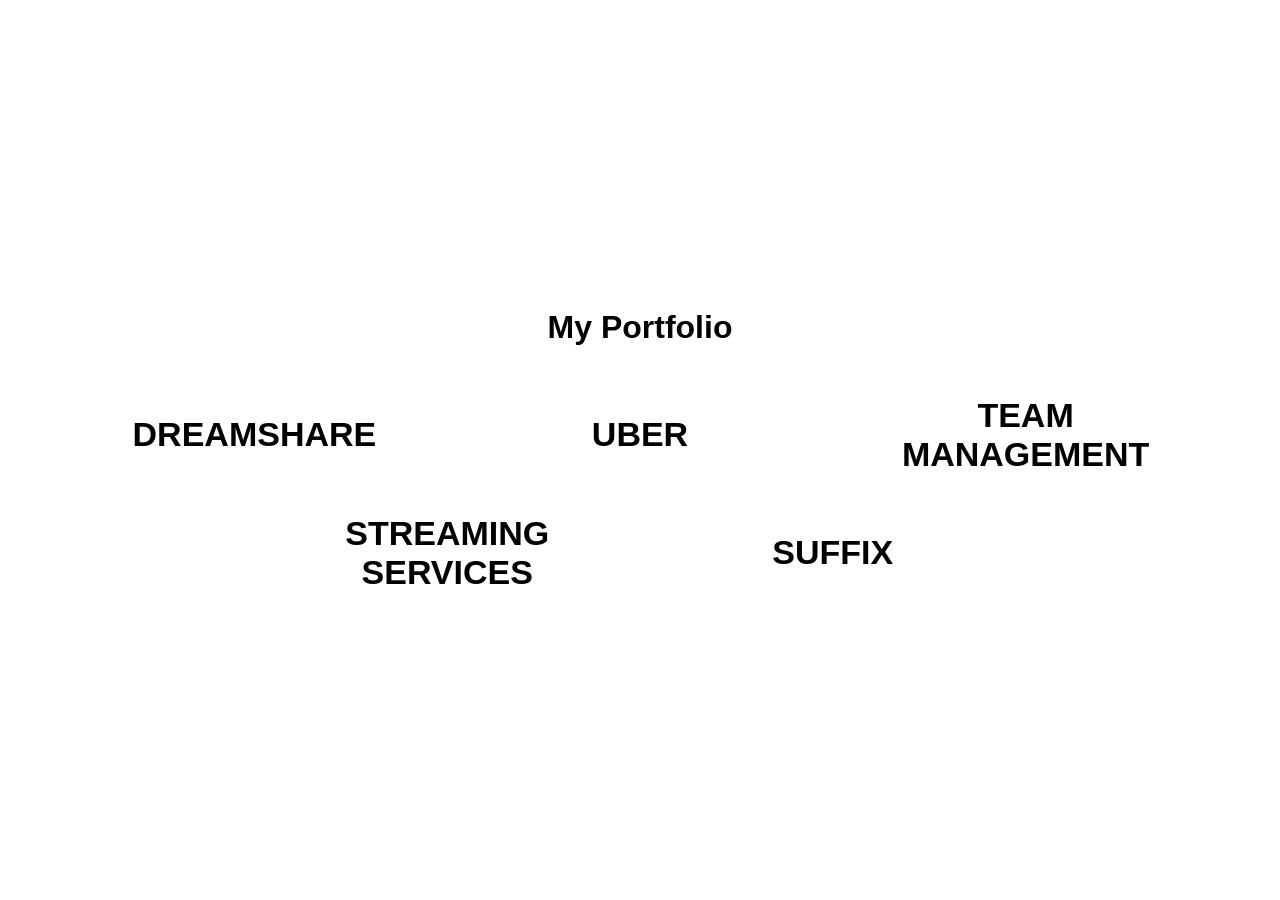
<file: index.html>
<!DOCTYPE html>
<html lang="en">

<head>
    <meta charset="UTF-8">
    <meta http-equiv="X-UA-Compatible" content="IE=edge">
    <meta name="viewport" content="width=device-width, initial-scale=1.0">
    <title>My Projects</title>
    <link rel="stylesheet" href="style.css">
</head>
<body>
    <h1>My Portfolio</h1>
    <div class="container">
        <a class="dreamshare" href="Dreamshare/index.html">Dreamshare</a>
        <a class="uber" href="Uber/index.html">Uber</a>
        <a class="team-management" href="Team Management/main.html">Team Management</a>
        <a class="streamings" href="Streaming services/index.html">Streaming services</a>
        <a class="suffix" href="Suffix/index.html">Suffix</a>
    </div>
</body>

</html>
</file>
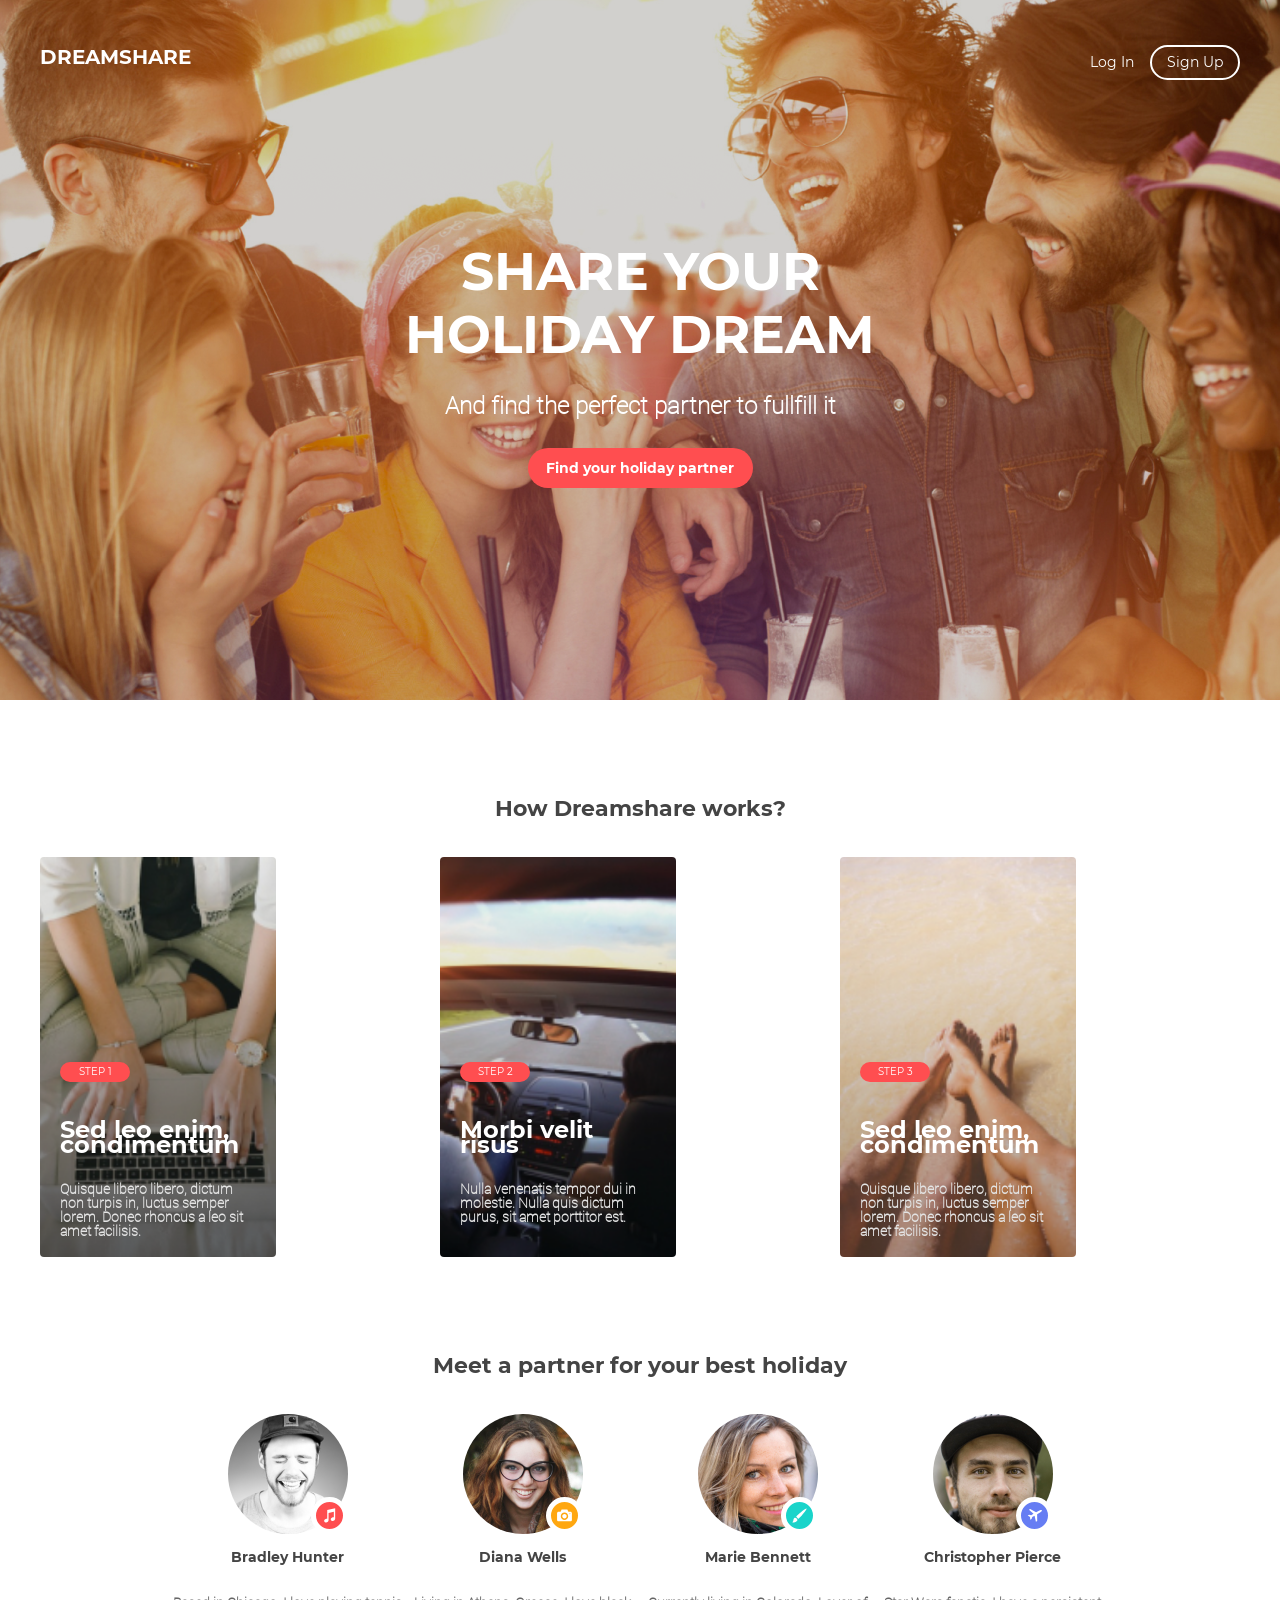
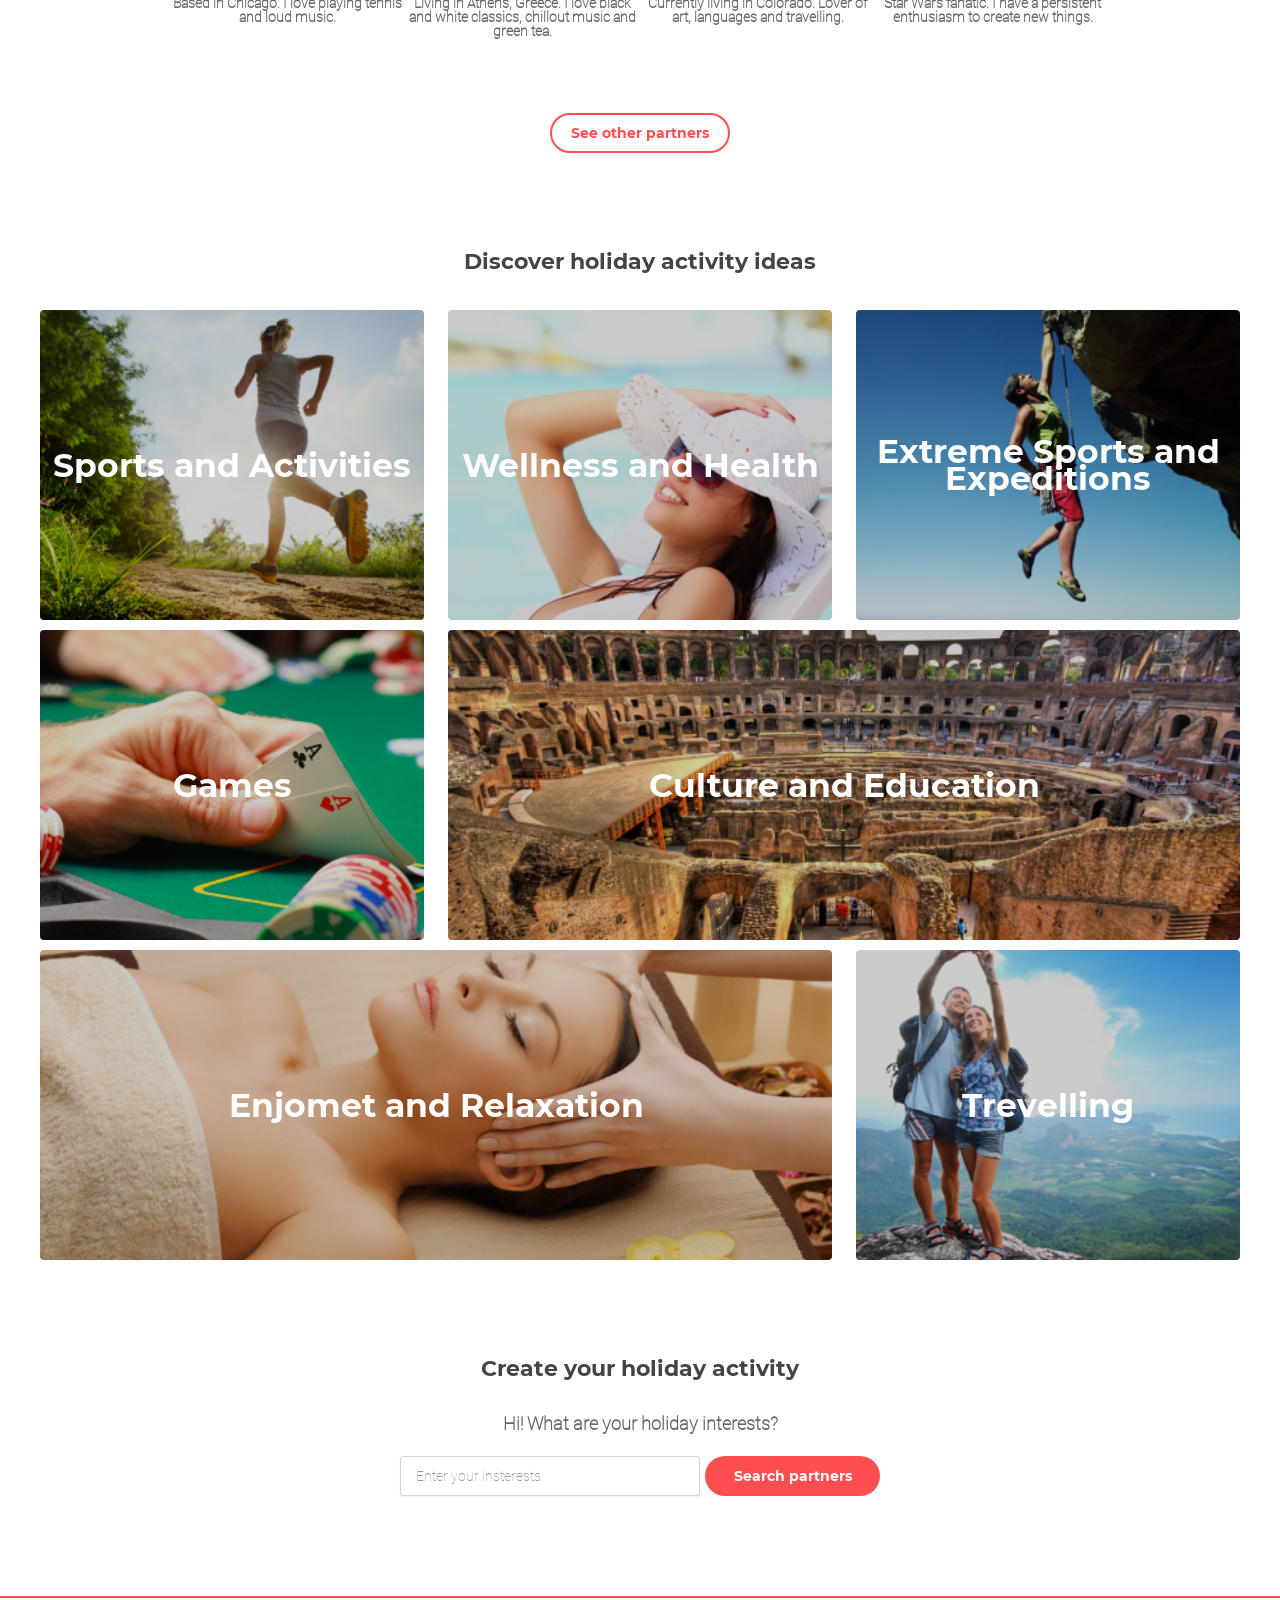
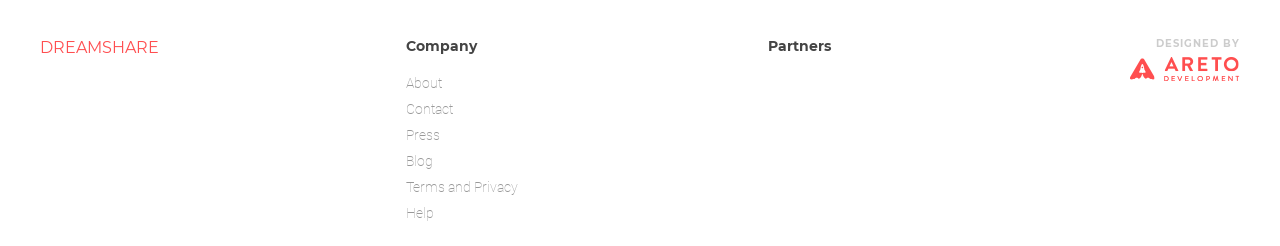
<file: Dreamshare/index.html>
<!DOCTYPE html>
<html lang="en">
<head>
    <meta charset="UTF-8">
    <meta name="viewport" content="width=device-width, initial-scale=1.0">
    <title>Dreamshare</title>
    <link rel="stylesheet" href="css/main.css">
</head>
<body>
    <header>
        <div class="container header">
            <div class="header-nav">
                <a href="#" class="header-nav-logo">Dreamshare</a>
                <div class="header-nav-register">
                    <a href="#">
                        Log In
                    </a>
                    <a href="#">
                        Sign Up
                    </a>
                </div>
            </div>
            <div class="header-title">
                <h1>SHARE YOUR HOLIDAY DREAM</h1>
                <h2>And find the perfect partner to fullfill it</h2>
                <input type="button" value="Find your holiday partner">
            </div>
        </div>
    </header>
    <main>
        <section >
            <h1>How Dreamshare works?</h1>
            <div class="how-it-works">
                <div class="how-it-works-block">
                    <span>STEP 1</span>
                    <h1>Sed leo enim, condimentum</h1>
                    <h2>Quisque libero libero, dictum non turpis in, luctus semper lorem. Donec rhoncus a leo sit amet facilisis.</h2>
                </div>
                <div class="how-it-works-block">
                    <span>STEP 2</span>
                    <h1>Morbi velit risus</h1>
                    <h2>Nulla venenatis tempor dui in molestie. Nulla quis dictum purus, sit amet porttitor est.</h2>
                </div>
                <div class="how-it-works-block">
                    <span>STEP 3</span>
                    <h1>Sed leo enim, condimentum</h1>
                    <h2>Quisque libero libero, dictum non turpis in, luctus semper lorem. Donec rhoncus a leo sit amet facilisis.</h2>
                </div>
            </p>
        </section>

        <section>
            <h1>Meet a partner for your best holiday</h1>
            <div class="partner">
                <div class="partner-card">
                    <div class="partner-card-avatar">
                        <img src="images/person1.png" alt="">
                        <div><img src="images/icon1.svg" alt=""></div>
                    </div>
                    <div class="partner-card-representation">
                        <h1>Bradley Hunter</h1>
                        <h2>Based in Chicago. I love playing tennis and loud music.</h2>
                    </div>
                </div>
                <div class="partner-card">
                    <div class="partner-card-avatar">
                        <img src="images/person2.png" alt="">
                        <div><img src="images/icon2.svg" alt=""></div>
                    </div>
                    <div class="partner-card-representation">
                        <h1>Diana Wells</h1>
                        <h2>Living in Athens, Greece. I love black and white classics, chillout music and green tea.</h2>
                    </div>
                </div>
                <div class="partner-card">
                    <div class="partner-card-avatar">
                        <img src="images/person3.png" alt="">
                        <div><img src="images/icon3.svg" alt=""></div>
                    </div>
                    <div class="partner-card-representation">
                        <h1>Marie Bennett</h1>
                        <h2>Currently living in Colorado. Lover of art, languages and travelling.</h2>
                    </div>
                </div>
                <div class="partner-card">
                    <div class="partner-card-avatar">
                        <img src="images/person4.png" alt="">
                        <div><img src="images/icon4.svg" alt=""></div>
                    </div>
                    <div class="partner-card-representation">
                        <h1>Christopher Pierce</h1>
                        <h2>Star Wars fanatic. I have a persistent enthusiasm to create new things.</h2>
                    </div>
                </div>
                <input type="button" value="See other partners">
            </div>
            
        </section>
            
        <section сlass='ideas'>
            <h1>Discover holiday activity ideas</h1>
            <div class="ideas-container">
                <a href="#" class="ideas-container-card">
                    <h1>Sports and Activities</h1>
                </a>

                <a href="#" class="ideas-container-card">
                    <h1>Wellness and Health</h1>
                </a>

                <a href="#" class="ideas-container-card">
                    <h1>Extreme Sports and Expeditions</h1>
                </a>

                <a href="#" class="ideas-container-card">
                    <h1>Games</h1>
                </a>

                <a href="#" class="ideas-container-card">
                    <h1>Culture and Education</h1>
                </a>

                <a href="#" class="ideas-container-card">
                    <h1>Enjomet and Relaxation</h1>
                </a>
                
                <a href="#" class="ideas-container-card">
                    <h1>Trevelling</h1>
                </a>
            </div>
        </section>

        <section >
            <h1>Create your holiday activity</h1>
            <div class="search">
                <h1>Hi! What are your holiday interests?</h1>
                <div class="search-inputs">
                    <input type="text" placeholder="Enter your insterests">
                    <input type="button" value="Search partners">
                </div>
            </div>
            
        </section>
    </main>
    <footer>
        <div class="container footer">
            <a href="#" class="footer-logo">Dreamshare</a>
            <div class="footer-info">
                <h1>Company</h1>
                <div class="footer-info-links">
                    <a href="#">About</a>
                    <a href="#">Contact</a>
                    <a href="#">Press</a>
                    <a href="#">Blog</a>
                    <a href="#">Terms and Privacy</a>
                    <a href="#">Help</a>
                </div>
            </div>
            <div class="footer-info">
                <h1>Partners</h1>
            </div>
            <div class="footer-design">
                <h1>Designed by</h1>
                <a href="#"><img src="images/designed-by.png" alt=""></a>
            </div>
        </div>
    </footer>
</body>
</html>
</file>
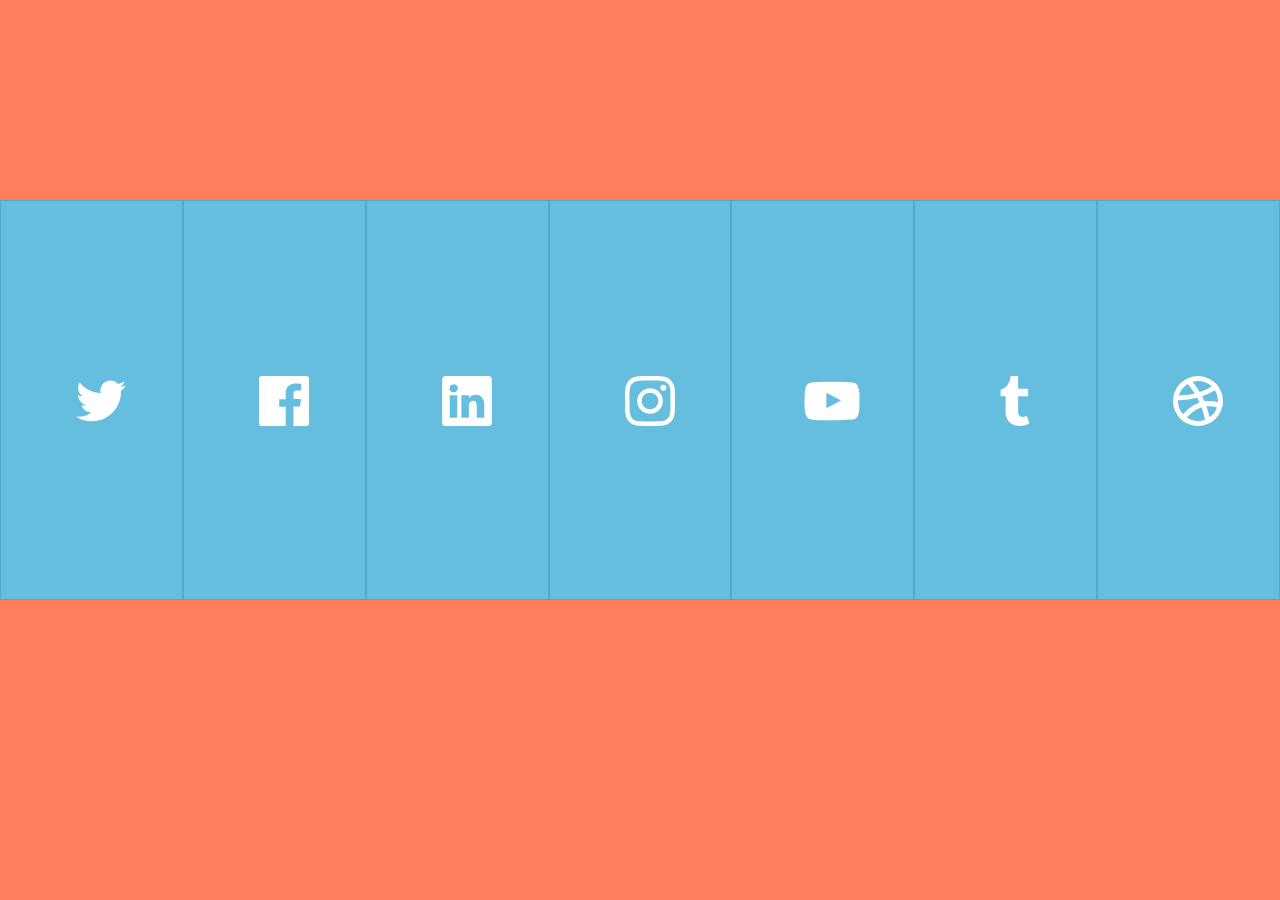
<file: Streaming services/index.html>
<!DOCTYPE html>
<html lang="en">
<head>
    <meta charset="UTF-8">
    <meta name="viewport" content="width=device-width, initial-scale=1.0">
    <title>Document</title>
    <link rel="stylesheet" href="styles/main.css">
</head>
<body>
    <div class="container">
        <div class="block">
            <div class="block-icon">
                <div class="block-icon-lower"></div>
                <div class="block-icon-upper"></div>
            </div>
            <div class="block-info">
                <h1>Twitter</h1>
                <h2>My thoughts in 140 characters or less. Sometimes, I do not know how to correctly use Twitter.</h2>
            </div>
        </div>
        <div class="block">
            <div class="block-icon">
                <div class="block-icon-lower"></div>
                <div class="block-icon-upper"></div>
            </div>
            <div class="block-info">
                <h1>Facebook</h1>
                <h2>Where I get to stalk my friends and let them stalk me. A place to get people to stroke your ego.</h2>
            </div>
        </div>
        <div class="block">
            <div class="block-icon">
                <div class="block-icon-lower"></div>
                <div class="block-icon-upper"></div>
            </div>
            <div class="block-info">
                <h1>LinkedIn</h1>
                <h2>I act totally professional on this one. It is what the recruiters see, you see.</h2>
            </div>
        </div>
        <div class="block">
            <div class="block-icon">
                <div class="block-icon-lower"></div>
                <div class="block-icon-upper"></div>
            </div>
            <div class="block-info">
                <h1>Instagram</h1>
                <h2>Where I post my duckface pictures. Occasionally, I would post pictures of my food and my cats.</h2>
            </div>
        </div>
        <div class="block">
            <div class="block-icon">
                <div class="block-icon-lower"></div>
                <div class="block-icon-upper"></div>
            </div>
            <div class="block-info">
                <h1>YouTube</h1>
                <h2>Just kidding! I do not have a YouTube account. I`m not too fond of the camera.</h2>
            </div>
        </div>
        <div class="block">
            <div class="block-icon">
                <div class="block-icon-lower"></div>
                <div class="block-icon-upper"></div>
            </div>
            <div class="block-info">
                <h1>Tumblr</h1>
                <h2>I have a tumblr but I don`t really use it. I still prefer WordPress. I`m quite old-fashioned.</h2>
            </div>
        </div>
        <div class="block">
            <div class="block-icon">
                <div class="block-icon-lower"></div>
                <div class="block-icon-upper"></div>
            </div>
            <div class="block-info">
                <h1>Dribble</h1>
                <h2>I do not have a Dribble account. Would any of you be so kind and send me an invite?</h2>
            </div>
        </div>
    </div>
</body>
</html>
</file>
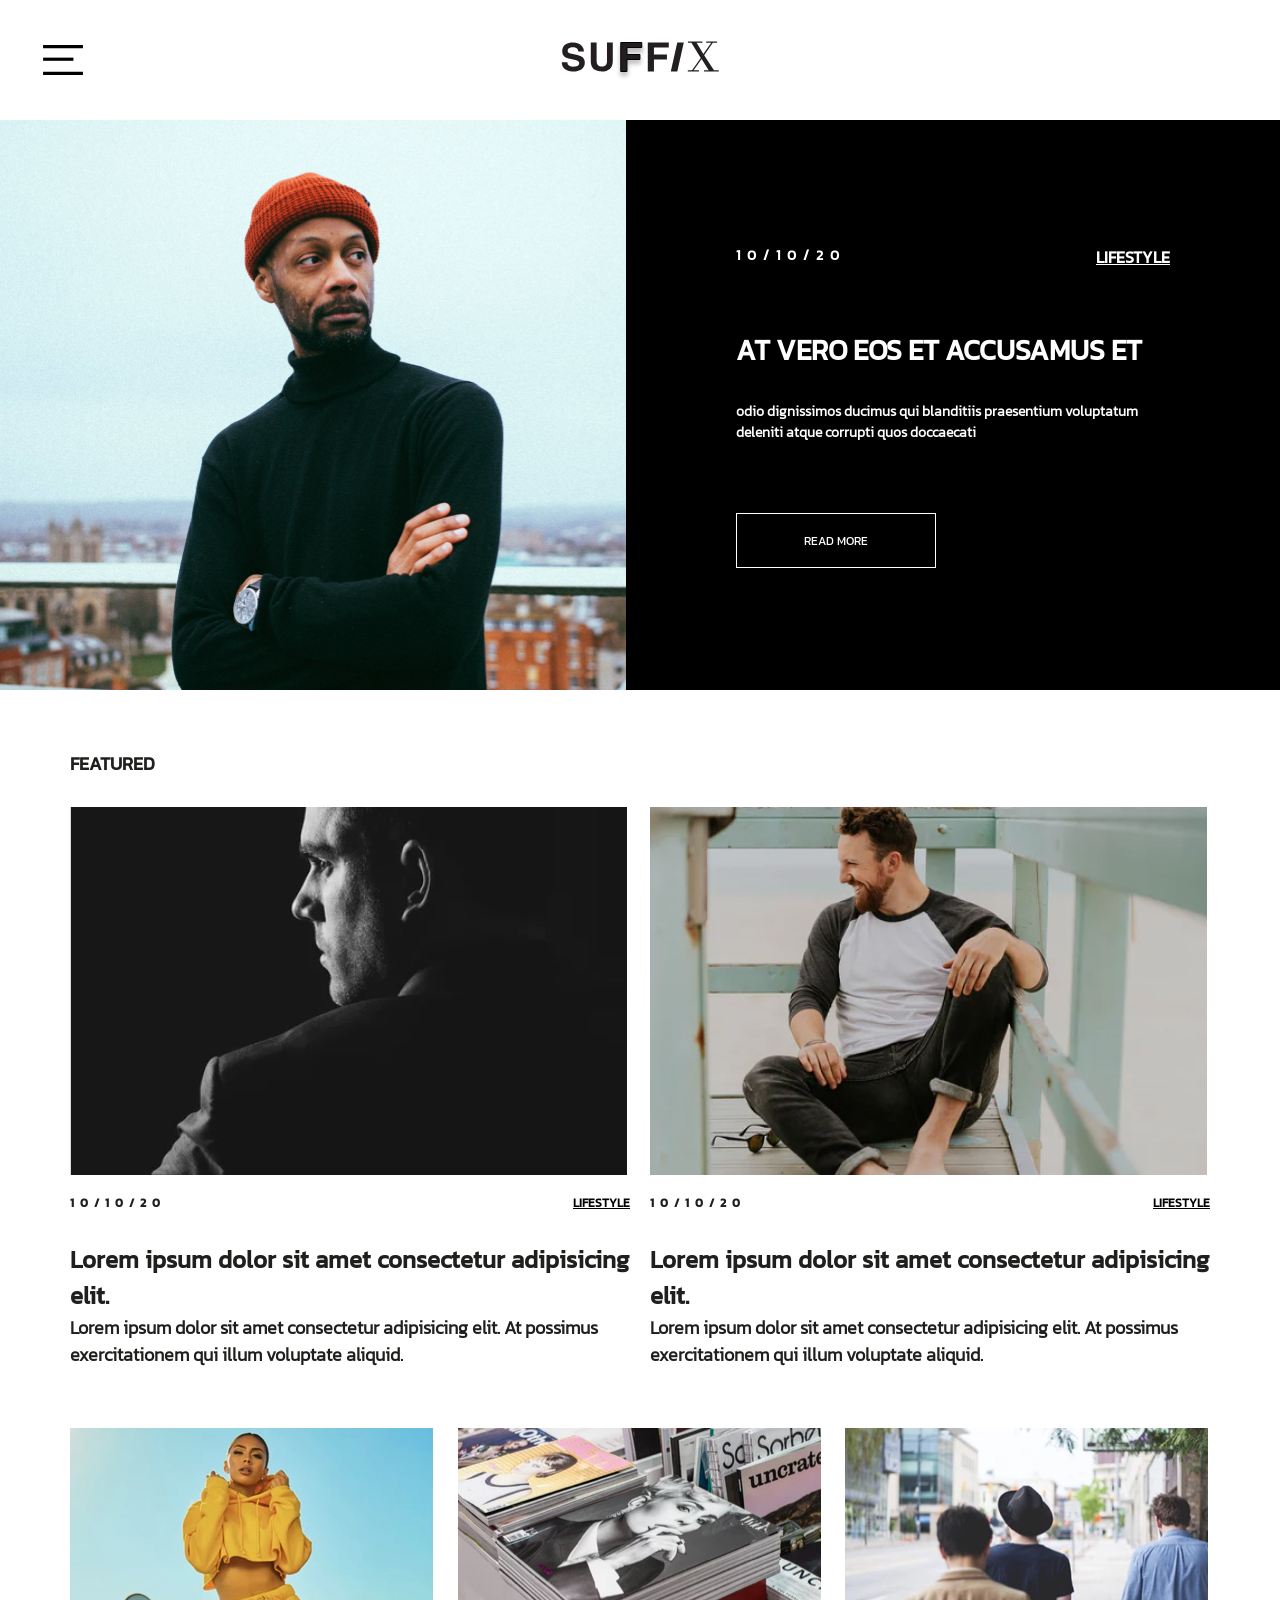
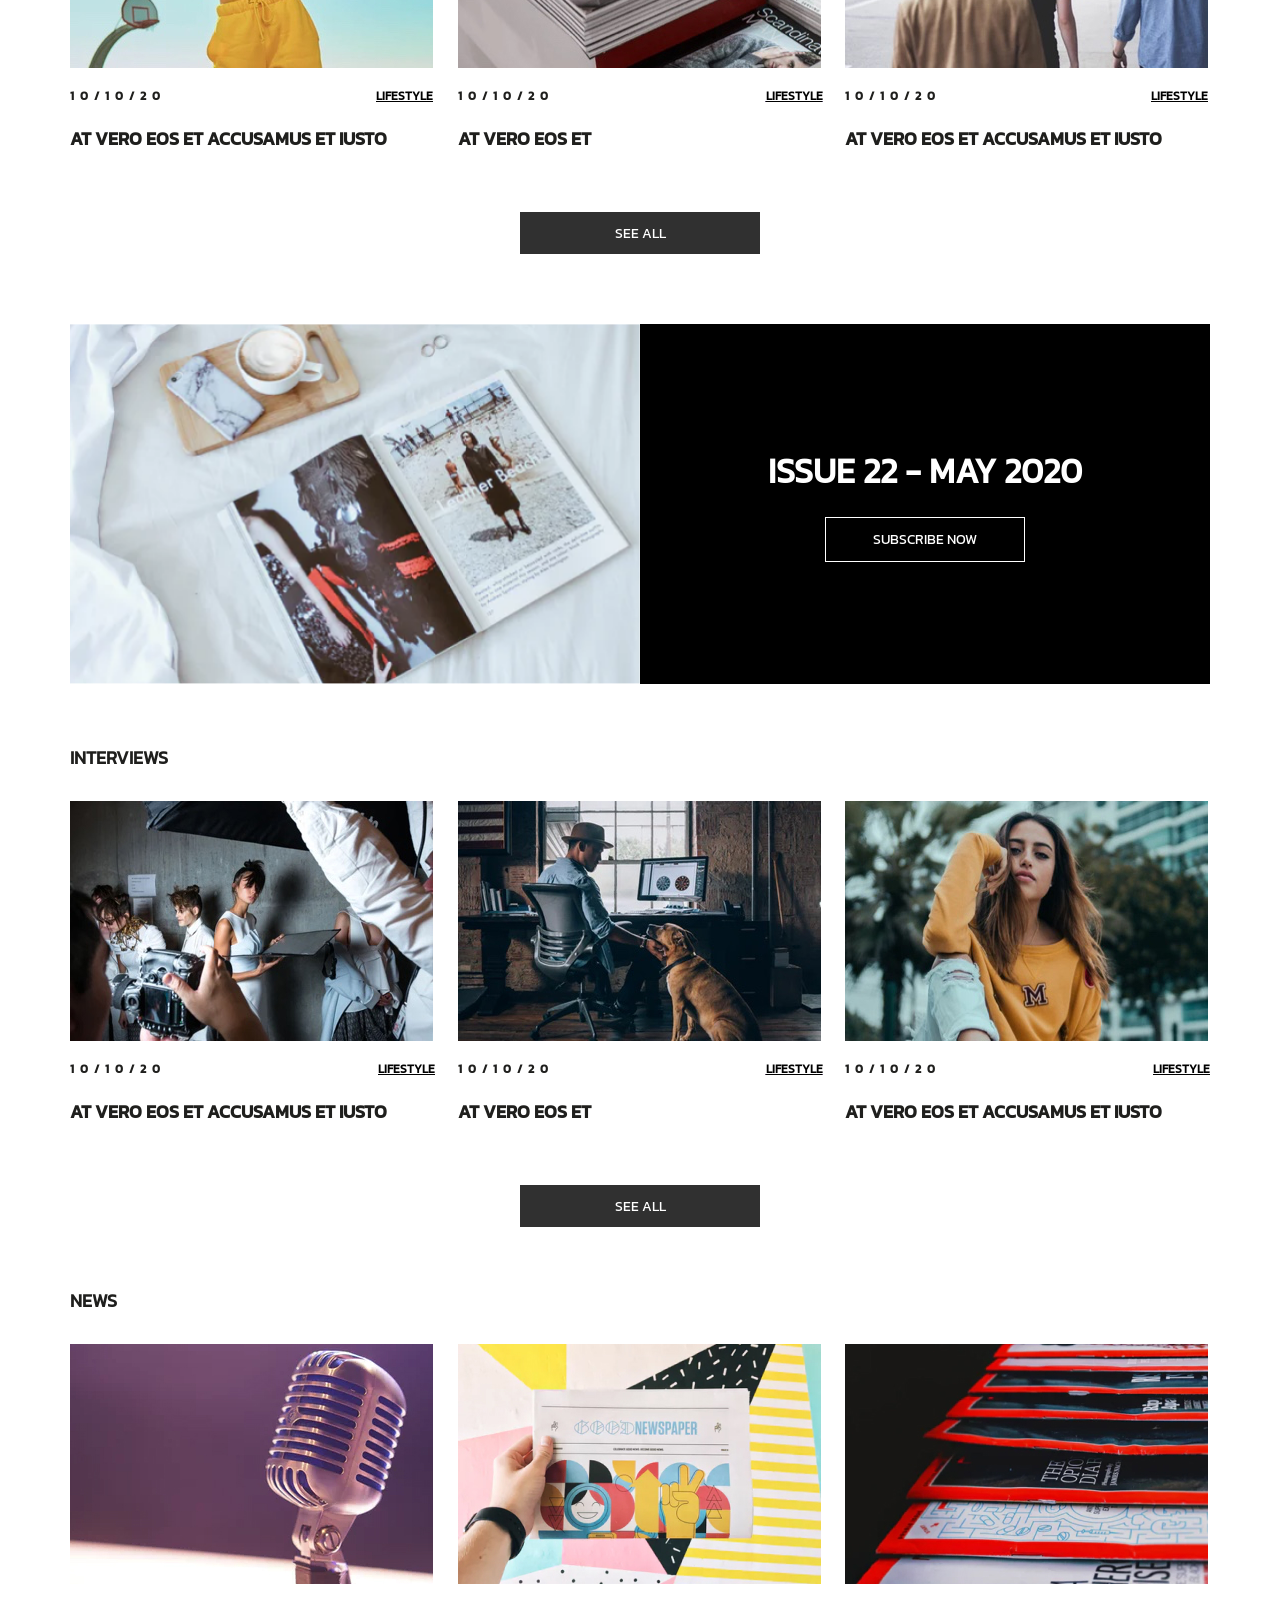
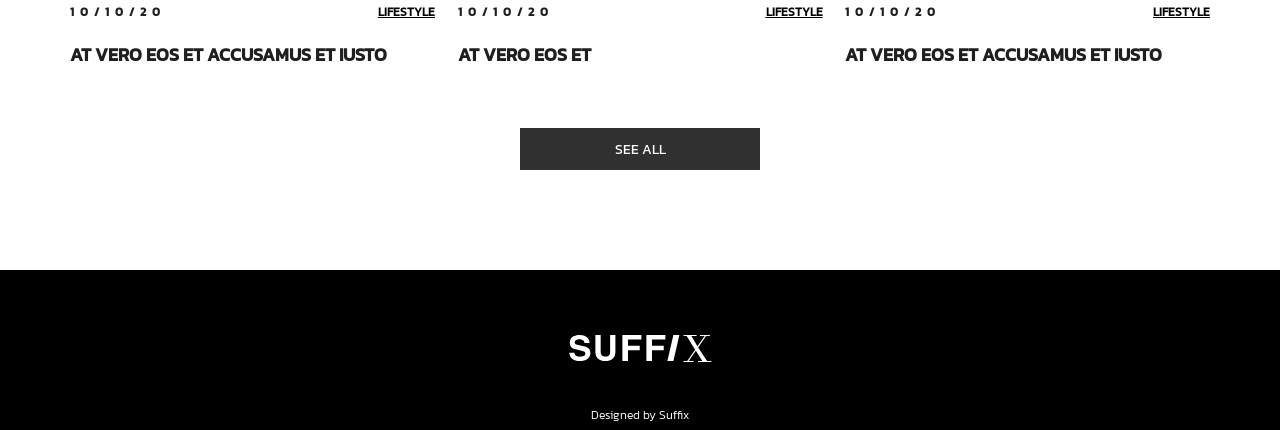
<file: Suffix/index.html>
<!DOCTYPE html>
<html lang="en">
<head>
    <meta charset="UTF-8">
    <meta name="viewport" content="width=device-width, initial-scale=1.0">
    <title>Suffix</title>
    <link rel="stylesheet" href="style.css">
</head>
<body>
    <nav>
        <ul>
            <a href=""><li>Home</li></a>
            <a href=""><li>Preferences</li></a>
            <a href=""><li>Contacts</li></a>
            <a href=""><li>About</li></a>
            <a href=""><li>Out blog</li></a>
            <a href=""><li>Map</li></a>
            <a href=""><li>Career</li></a>
        </ul>
        
    </nav>
    <header>
        <img class="nav-image" src="images/cross.svg" alt="cross">
        <img class="nav-image" src="images/menu.svg" alt="burger">
        <img src="images/logoblack.svg" alt="">
    </header>
    <main>
        <section class="lifestyle">
            <div>
                
            </div>
            <div>
                <figure>
                    <figcaption>
                        <h1>10/10/20</h1>
                        <a href="">
                            <h2>LIFESTYLE</h2>
                        </a>
                    </figcaption>
                </figure>
                <div>
                    <h1>At vero eos et accusamus et</h1>
                    <h2>odio dignissimos ducimus qui blanditiis praesentium voluptatum deleniti atque corrupti quos
                        doccaecati</h2>
                </div>
                <input type="button" value="READ MORE">
            </div>
        </section>

        <div class="container">
            <section class="featured">
                <h1>FEATURED</h1>
                <div>
                    <figure  id="item1">
                        <img src="images/man-2.jpg" alt="">
                        <figcaption>
                            <h1>10/10/20</h1>
                            <a href="">
                                <h2>LIFESTYLE</h2>
                            </a>
                        </figcaption>
                        <article id="item3">
                            <h1>Lorem ipsum dolor sit amet consectetur adipisicing elit.</h1>
                            <h2>Lorem ipsum dolor sit amet consectetur adipisicing elit. At possimus exercitationem qui illum voluptate aliquid.</h2>
                        </article>
                    </figure>
                    <figure id="item2">
                        <img src="images/man-3.jpg" alt="">
                        <figcaption>
                            <h1>10/10/20</h1>
                            <a href="">
                                <h2>LIFESTYLE</h2>
                            </a>
                        </figcaption>
                        <article id="item4">
                            <h1>Lorem ipsum dolor sit amet consectetur adipisicing elit.</h1>
                            <h2>Lorem ipsum dolor sit amet consectetur adipisicing elit. At possimus exercitationem qui
                                illum voluptate aliquid.</h2>
                        </article>
                    </figure>
                </div>
                <div>
                    <div>
                        <figure>
                            <img src="images/img-1.jpg" alt="">
                            <figcaption>
                                <h1>10/10/20</h1>
                                <a href="">
                                    <h2>LIFESTYLE</h2>
                                </a>

                            </figcaption>
                        </figure>
                        <h3>At vero eos et accusamus et iusto</h3>
                    </div>
                    <div>
                        <figure>
                            <img src="images/img-2.jpg" alt="">
                            <figcaption>
                                <h1>10/10/20</h1>
                                <a href="">
                                    <h2>LIFESTYLE</h2>
                                </a>
                                
                            </figcaption>
                        </figure>
                        <h3>At vero eos et</h3>
                    </div>
                    <div>
                        <figure>
                            <img src="images/img-3.jpg" alt="">
                            <figcaption>
                                <h1>10/10/20</h1>
                                <a href="">
                                    <h2>LIFESTYLE</h2>
                                </a>
                            </figcaption>
                        </figure>
                        <h3>At vero eos et accusamus et iusto</h3>
                    </div>
                </div>
                <input type="button" class="see_all_but" value="SEE ALL">
            </section>

            <section class="subscribe">
                <div>
                    
                </div>
                <div>
                    <h1>ISSUE 22 - MAY 2020</h1>
                    <input type="button" value="SUBSCRIBE NOW">  
                </div>
            </section>

            <section class="interviews">
                <h1>INTERVIEWS</h1>
                <div>
                    <div>
                        <figure>
                            <img src="images/img-5.jpg" alt="">
                            <figcaption>
                                <h1>10/10/20</h1>
                                <a href="">
                                    <h2>LIFESTYLE</h2>
                                </a>

                            </figcaption>
                        </figure>
                        <h3>At vero eos et accusamus et iusto</h3>
                    </div>
                    <div>
                        <figure>
                            <img src="images/img-6.jpg" alt="">
                            <figcaption>
                                <h1>10/10/20</h1>
                                <a href="">
                                    <h2>LIFESTYLE</h2>
                                </a>

                            </figcaption>
                        </figure>
                        <h3>At vero eos et</h3>
                    </div>
                    <div>
                        <figure>
                            <img src="images/img-7.jpg" alt="">
                            <figcaption>
                                <h1>10/10/20</h1>
                                <a href="">
                                    <h2>LIFESTYLE</h2>
                                </a>
                            </figcaption>
                        </figure>
                        <h3>At vero eos et accusamus et iusto</h3>
                    </div>
                </div>
                <input type="button" class="see_all_but" value="SEE ALL">
            </section>

            <section class="news">
                <h1>NEWS</h1>
                <div>
                    <div>
                        <figure>
                            <img src="images/img-8.jpg" alt="">
                            <figcaption>
                                <h1>10/10/20</h1>
                                <a href="">
                                    <h2>LIFESTYLE</h2>
                                </a>

                            </figcaption>
                        </figure>
                        <h3>At vero eos et accusamus et iusto</h3>
                    </div>
                    <div>
                        <figure>
                            <img src="images/img-9.jpg" alt="">
                            <figcaption>
                                <h1>10/10/20</h1>
                                <a href="">
                                    <h2>LIFESTYLE</h2>
                                </a>

                            </figcaption>
                        </figure>
                        <h3>At vero eos et</h3>
                    </div>
                    <div>
                        <figure>
                            <img src="images/img-10.jpg" alt="">
                            <figcaption>
                                <h1>10/10/20</h1>
                                <a href="">
                                    <h2>LIFESTYLE</h2>
                                </a>
                            </figcaption>
                        </figure>
                        <h3>At vero eos et accusamus et iusto</h3>
                    </div>
                </div>
                <input type="button" class="see_all_but" value="SEE ALL">
            </section>
        </div>
    </main>
    <footer>
        <figure>
            <img src="images/logowhite.svg" alt="">
            <figcaption>Designed by Suffix</figcaption>
        </figure>
    </footer>
</body>
<script src="script.js"></script>
</html>
</file>
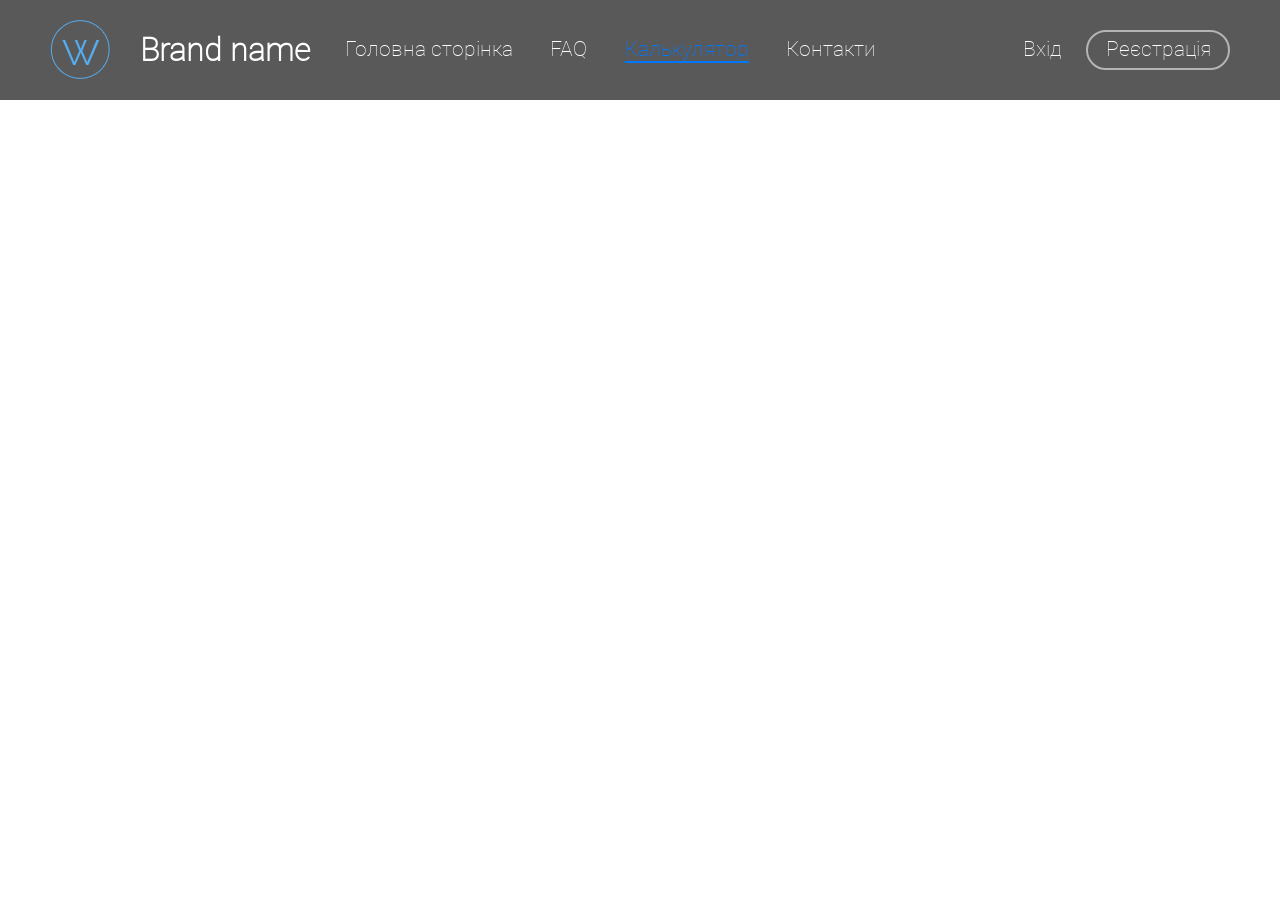
<file: calculator.html>
<!DOCTYPE html>
<html lang="uk">

<head>
    <meta charset="UTF-8">
    <meta http-equiv="X-UA-Compatible" content="IE=edge">
    <meta name="viewport" content="width=device-width, initial-scale=1.0">
    <link rel="stylesheet" href="../css/main.css">
    <title>Project name</title>
</head>

<body>
    <header class="header">
        <div class="header__container">
            <a class="header__logo logo" href="index.html">
                <img src="../images/logo.png" alt="logo" class="logo__image">
                <h1 class="logo__name">Brand name</h1>
            </a>
            <div class="header__menu menu">
                <nav class="menu__body">
                    <ul class="menu__list">
                        <li><a href="index.html" class="menu__link">Головна сторінка</a></li>
                        <li><a href="faq.html" class="menu__link">FAQ</a></li>
                        <li><a href="calculator.html" class="menu__link _active-link">Калькулятор</a></li>
                        <li><a href="contacts.html" class="menu__link">Контакти</a></li>
                        <div class="menu__mobile _hide">
                            <li><a href="signUp.html" class="menu__link">Реєстрація</a></li>
                            <li><a href="signIn.html" class="menu__link">Особистий кабінет</a></li>
                        </div>

                    </ul>
                    <div class="menu__sign-buttons">
                        <input type="button" value="Вхід" class="menu-button menu__sign-in">
                        <input type="button" value="Реєстрація" class="menu-button menu__sign-up">
                    </div>
                </nav>
                <div class="menu__icon">
                    <span></span>
                </div>
            </div>

        </div>

    </header>
    <main class="page">

    </main>
    <script src="../scripts/jqery.main.js"></script>
    <script src="../scripts/main.js"></script>
</body>

</html>
</file>
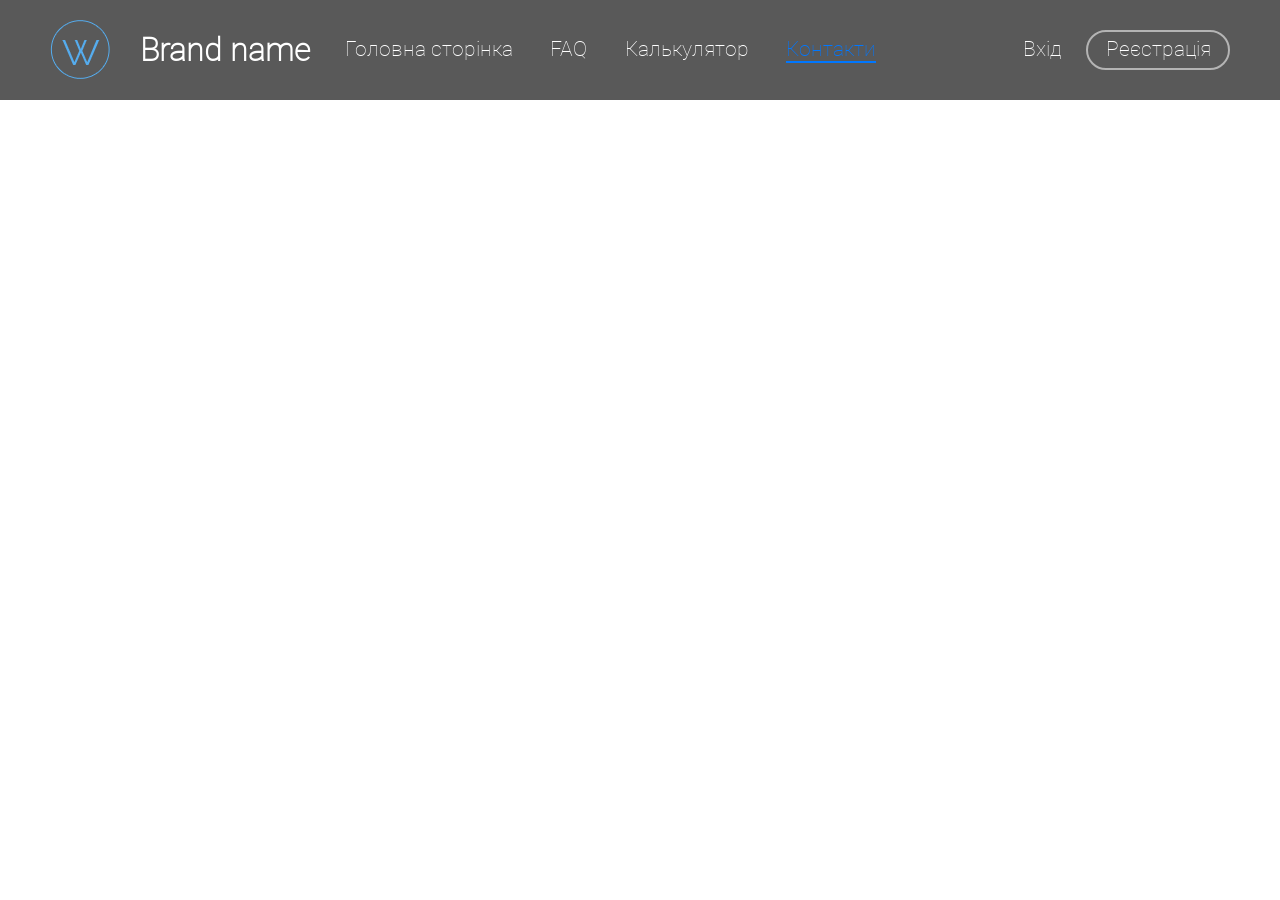
<file: contacts.html>
<!DOCTYPE html>
<html lang="uk">

<head>
    <meta charset="UTF-8">
    <meta http-equiv="X-UA-Compatible" content="IE=edge">
    <meta name="viewport" content="width=device-width, initial-scale=1.0">
    <link rel="stylesheet" href="../css/main.css">
    <title>Project name</title>
</head>

<body>
    <header class="header">
        <div class="header__container">
            <a class="header__logo logo" href="index.html">
                <img src="../images/logo.png" alt="logo" class="logo__image">
                <h1 class="logo__name">Brand name</h1>
            </a>
            <div class="header__menu menu">
                <nav class="menu__body">
                    <ul class="menu__list">
                        <li><a href="index.html" class="menu__link ">Головна сторінка</a></li>
                        <li><a href="faq.html" class="menu__link">FAQ</a></li>
                        <li><a href="calculator.html" class="menu__link">Калькулятор</a></li>
                        <li><a href="contacts.html" class="menu__link _active-link">Контакти</a></li>
                        <div class="menu__mobile _hide">
                            <li><a href="signUp.html" class="menu__link">Реєстрація</a></li>
                            <li><a href="signIn.html" class="menu__link">Вхід</a></li>
                        </div>

                    </ul>
                    <div class="menu__sign-buttons">
                        <input type="button" value="Вхід" class="menu-button menu__sign-in">
                        <input type="button" value="Реєстрація" class="menu-button menu__sign-up">
                    </div>
                </nav>
                <div class="menu__icon">
                    <span></span>
                </div>
            </div>

        </div>

    </header>
    <main class="page">

    </main>
    <script src="../scripts/jqery.main.js"></script>
    <script src="../scripts/main.js"></script>
</body>

</html>
</file>
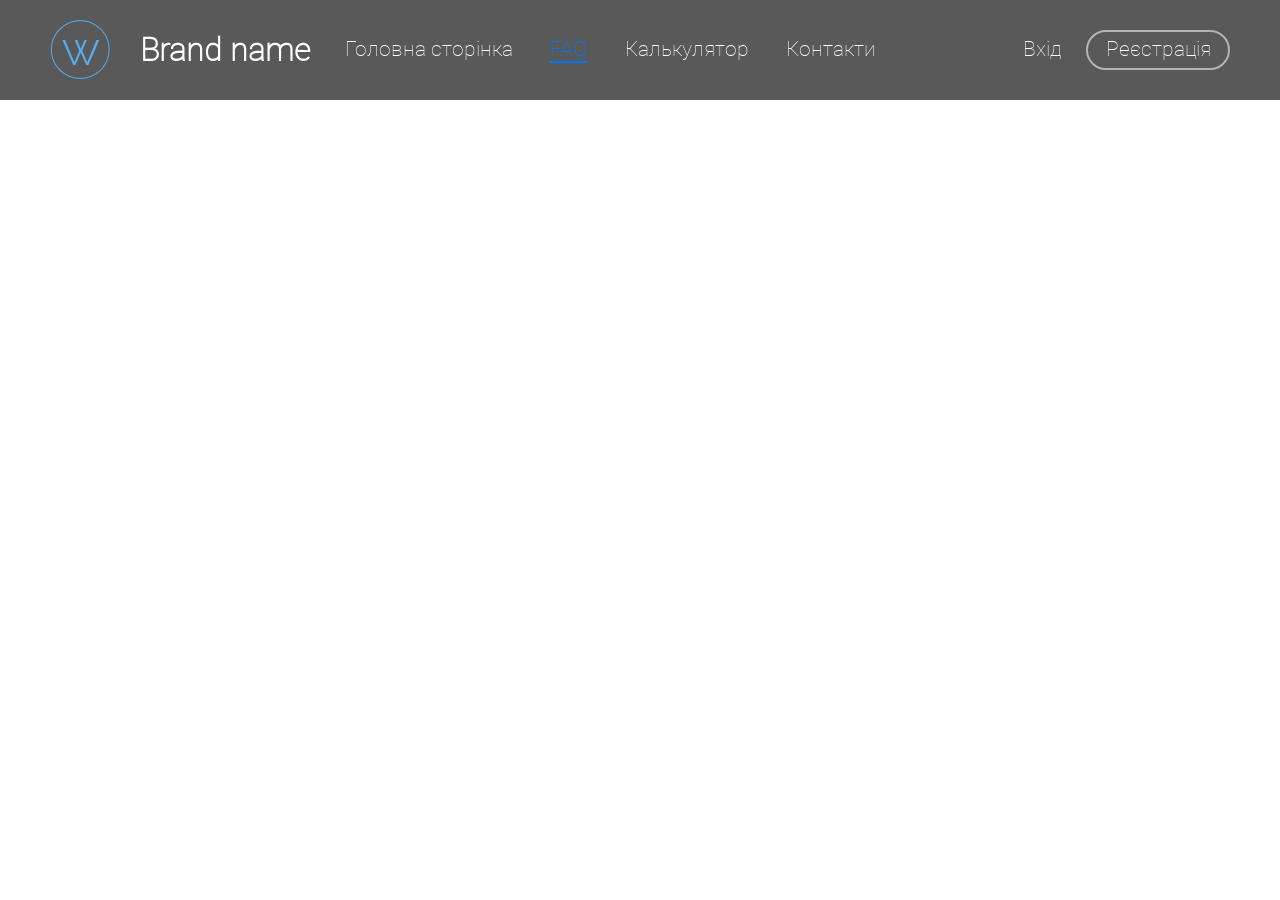
<file: faq.html>
<!DOCTYPE html>
<html lang="uk">

<head>
    <meta charset="UTF-8">
    <meta http-equiv="X-UA-Compatible" content="IE=edge">
    <meta name="viewport" content="width=device-width, initial-scale=1.0">
    <link rel="stylesheet" href="../css/main.css">
    <title>Project name</title>
</head>

<body>
    <header class="header">
        <div class="header__container">
            <a class="header__logo logo" href="index.html">
                <img src="../images/logo.png" alt="logo" class="logo__image">
                <h1 class="logo__name">Brand name</h1>
            </a>
            <div class="header__menu menu">
                <nav class="menu__body">
                    <ul class="menu__list">
                        <li><a href="index.html" class="menu__link ">Головна сторінка</a></li>
                        <li><a href="faq.html" class="menu__link _active-link">FAQ</a></li>
                        <li><a href="calculator.html" class="menu__link">Калькулятор</a></li>
                        <li><a href="contacts.html" class="menu__link">Контакти</a></li>
                        <div class="menu__mobile _hide">
                            <li><a href="signUp.html" class="menu__link">Реєстрація</a></li>
                            <li><a href="signIn.html" class="menu__link">Вхід</a></li>
                        </div>

                    </ul>
                    <div class="menu__sign-buttons">
                        <input type="button" value="Вхід" class="menu-button menu__sign-in">
                        <input type="button" value="Реєстрація" class="menu-button menu__sign-up">
                    </div>
                </nav>
                <div class="menu__icon">
                    <span></span>
                </div>
            </div>

        </div>

    </header>
    <main class="page">

    </main>
    <script src="../scripts/jqery.main.js"></script>
    <script src="../scripts/main.js"></script>
</body>

</html>
</file>
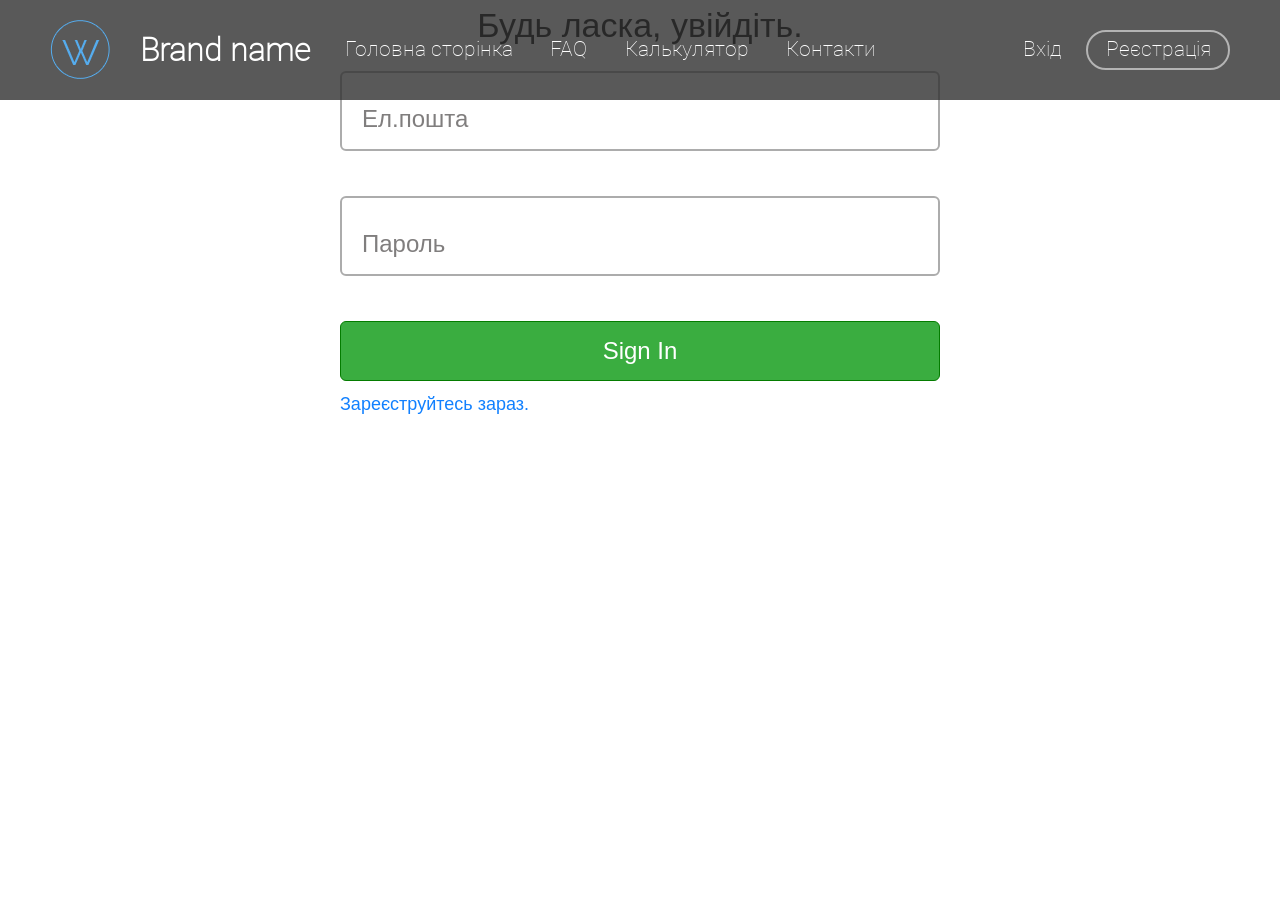
<file: signIn.html>
<!DOCTYPE html>
<html lang="uk">

<head>
    <meta charset="UTF-8">
    <meta http-equiv="X-UA-Compatible" content="IE=edge">
    <meta name="viewport" content="width=device-width, initial-scale=1.0">
    <link rel="stylesheet" href="../css/main.css">
    <title>Project name</title>
</head>

<body>
    <header class="header">
        <div class="header__container">
            <a class="header__logo logo" href="index.html">
                <img src="../images/logo.png" alt="logo" class="logo__image">
                <h1 class="logo__name">Brand name</h1>
            </a>
            <div class="header__menu menu">
                <nav class="menu__body">
                    <ul class="menu__list">
                        <li><a href="index.html" class="menu__link">Головна сторінка</a></li>
                        <li><a href="faq.html" class="menu__link">FAQ</a></li>
                        <li><a href="calculator.html" class="menu__link">Калькулятор</a></li>
                        <li><a href="contacts.html" class="menu__link">Контакти</a></li>
                        <div class="menu__mobile _hide">
                            <li><a href="signUp.html" class="menu__link">Реєстрація</a></li>
                            <li><a href="signIn.html" class="menu__link _active_link">Вхід</a></li>
                        </div>

                    </ul>
                    <div class="menu__sign-buttons">
                        <input type="button" value="Вхід" class="menu-button menu__sign-in">
                        <input type="button" value="Реєстрація" class="menu-button menu__sign-up">
                    </div>
                </nav>
                <div class="menu__icon">
                    <span></span>
                </div>
            </div>

        </div>

    </header>
    <main class="page">
        <section class="container">
            <form name='signIn' class="sign-in">
                <h1 class='sign__heading'>Будь ласка, увійдіть.</h1>
                <div class="sign__input-wrapper">
                    <input type="email" name="email" class="sign__input unchecked" id="userEmail">
                    <label class="sign__input-placeholder" for="userEmail">Ел.пошта</label>
                    <div class="sign__verify-icon"></div>
                    <div class="sign__error-message">Немає користувача з такою ел.поштою.</div>
                </div>
                <div class="sign__input-wrapper">
                    <input type="password" name="password" class="sign__input unchecked" id="userPassword">
                    <label class="sign__input-placeholder" for="userPassword">Пароль</label>
                    <div class="sign__verify-icon"></div>
                    <div class="sign__error-message">Невірний пароль.</div>
                </div>
                <input type="button" value="Sign In" class="sign-in__button green-btn">
                <h2 class="sign__switch">Зареєструйтесь зараз.</h2>
            </form>
            <div class="user-profile">
                <img src="../images/person-icon.png" class="user-profile__avatar" alt="">
                <h1 class="user-profile__name">Person Name</h1>
                <h2 class="user-profile__email">email@gmail.com</h2>
                <h3 class="user-profile__position">Designer & Web Developing</h3>
                <hr>
                <input type="button" class="user-profile__btn green-btn" value="Sign Out">
            </div>
        </section>
    </main>
    <script src="../scripts/jqery.main.js"></script>
    <script src="../scripts/main.js"></script>
</body>

</html>
</file>
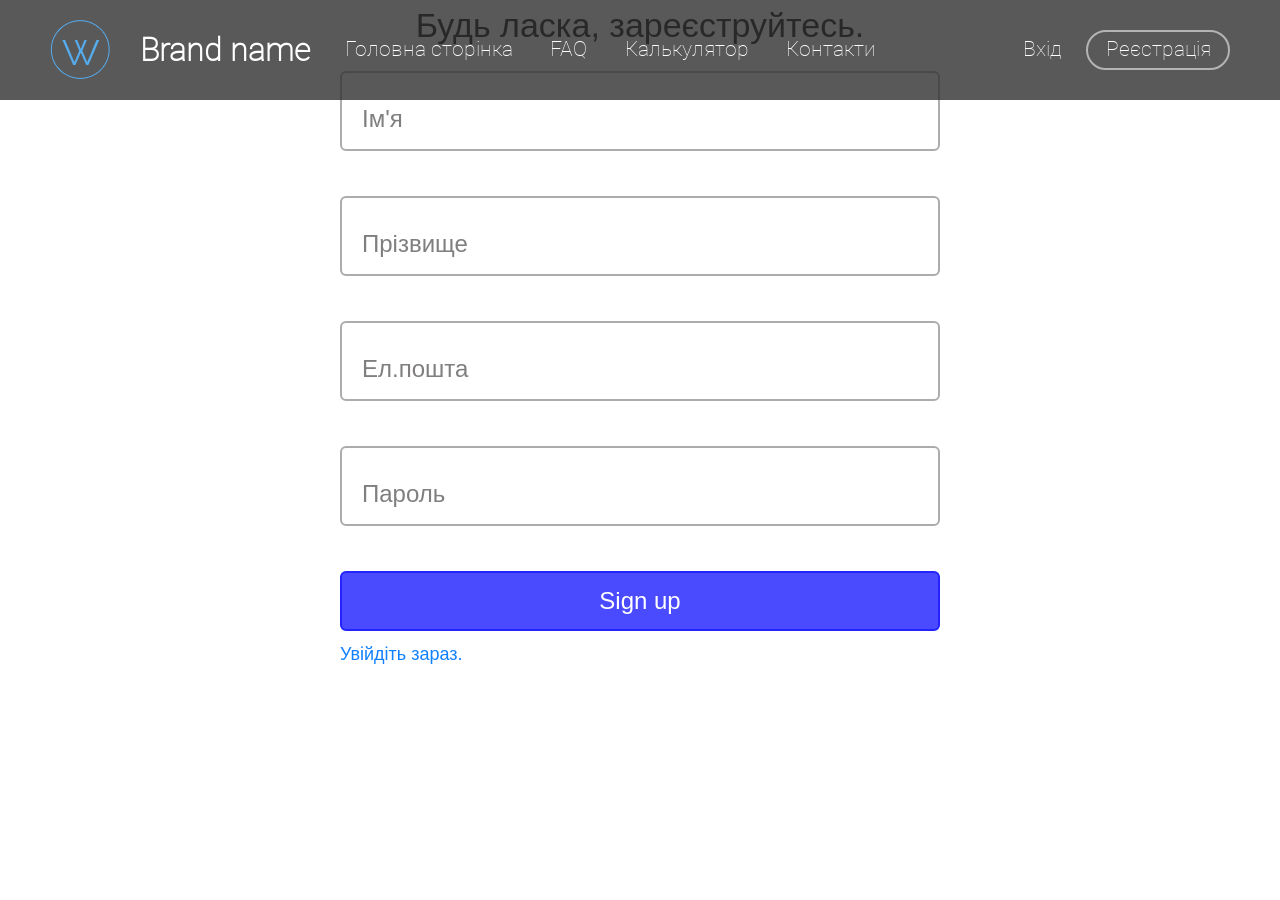
<file: signUp.html>
<!DOCTYPE html>
<html lang="uk">

<head>
    <meta charset="UTF-8">
    <meta http-equiv="X-UA-Compatible" content="IE=edge">
    <meta name="viewport" content="width=device-width, initial-scale=1.0">
    <link rel="stylesheet" href="../css/main.css">
    <title>Project name</title>
</head>

<body>
    <header class="header">
        <div class="header__container">
            <a class="header__logo logo" href="index.html">
                <img src="../images/logo.png" alt="logo" class="logo__image">
                <h1 class="logo__name">Brand name</h1>
            </a>
            <div class="header__menu menu">
                <nav class="menu__body">
                    <ul class="menu__list">
                        <li><a href="index.html" class="menu__link">Головна сторінка</a></li>
                        <li><a href="faq.html" class="menu__link">FAQ</a></li>
                        <li><a href="calculator.html" class="menu__link">Калькулятор</a></li>
                        <li><a href="contacts.html" class="menu__link">Контакти</a></li>
                        <div class="menu__mobile _hide">
                            <li><a href="signUp.html" class="menu__link _active-link">Реєстрація</a></li>
                            <li><a href="signIn.html" class="menu__link">Вхід</a></li>
                        </div>

                    </ul>
                    <div class="menu__sign-buttons">
                        <input type="button" value="Вхід" class="menu-button menu__sign-in">
                        <input type="button" value="Реєстрація" class="menu-button menu__sign-up">
                    </div>
                </nav>
                <div class="menu__icon">
                    <span></span>
                </div>
            </div>

        </div>

    </header>
    <main class="page">
        <section class="container">
            <form name='signUp' class="sign-up">
                <h1 class='sign__heading'>Будь ласка, зареєструйтесь.</h1>
                <div class="sign__input-wrapper">
                    <input type="text" name="firstName" class="sign__input unchecked" id="registrationFirstName">
                    <label class="sign__input-placeholder" for="registrationFirstName">Ім'я</label>
                    <div class="sign__verify-icon"></div>
                    <div class="sign__error-message">Некоректні дані.</div>
                </div>

                <div class="sign__input-wrapper">
                    <input type="text" name="lastName" class="sign__input unchecked" id="registrationLastName">
                    <label class="sign__input-placeholder" for="registrationLastName">Прізвище</label>
                    <div class="sign__verify-icon"></div>
                    <div class="sign__error-message"> </div>
                </div>

                <div class="sign__input-wrapper">
                    <input type="email" name="email" class="sign__input unchecked" id="registrationEmail">
                    <label class="sign__input-placeholder" for="registrationEmail">Ел.пошта</label>
                    <div class="sign__verify-icon"></div>
                    <div class="sign__error-message">Некоректні дані.</div>
                </div>

                <div class="sign__input-wrapper">
                    <input type="password" name="password" class="sign__input unchecked" id="registrationPassword">
                    <label class="sign__input-placeholder" for="registrationPassword">Пароль</label>
                    <div class="sign__verify-icon"></div>
                    <div class="sign__error-message">Некоректні дані.</div>
                </div>

                <input type="button" value="Sign up" class="sign-up__button">
                <h2 class="sign__switch">Увійдіть зараз.</h2>
            </form>
        </section>
    </main>
    <script src="../scripts/jqery.main.js"></script>
    <script src="../scripts/main.js"></script>
</body>

</html>
</file>
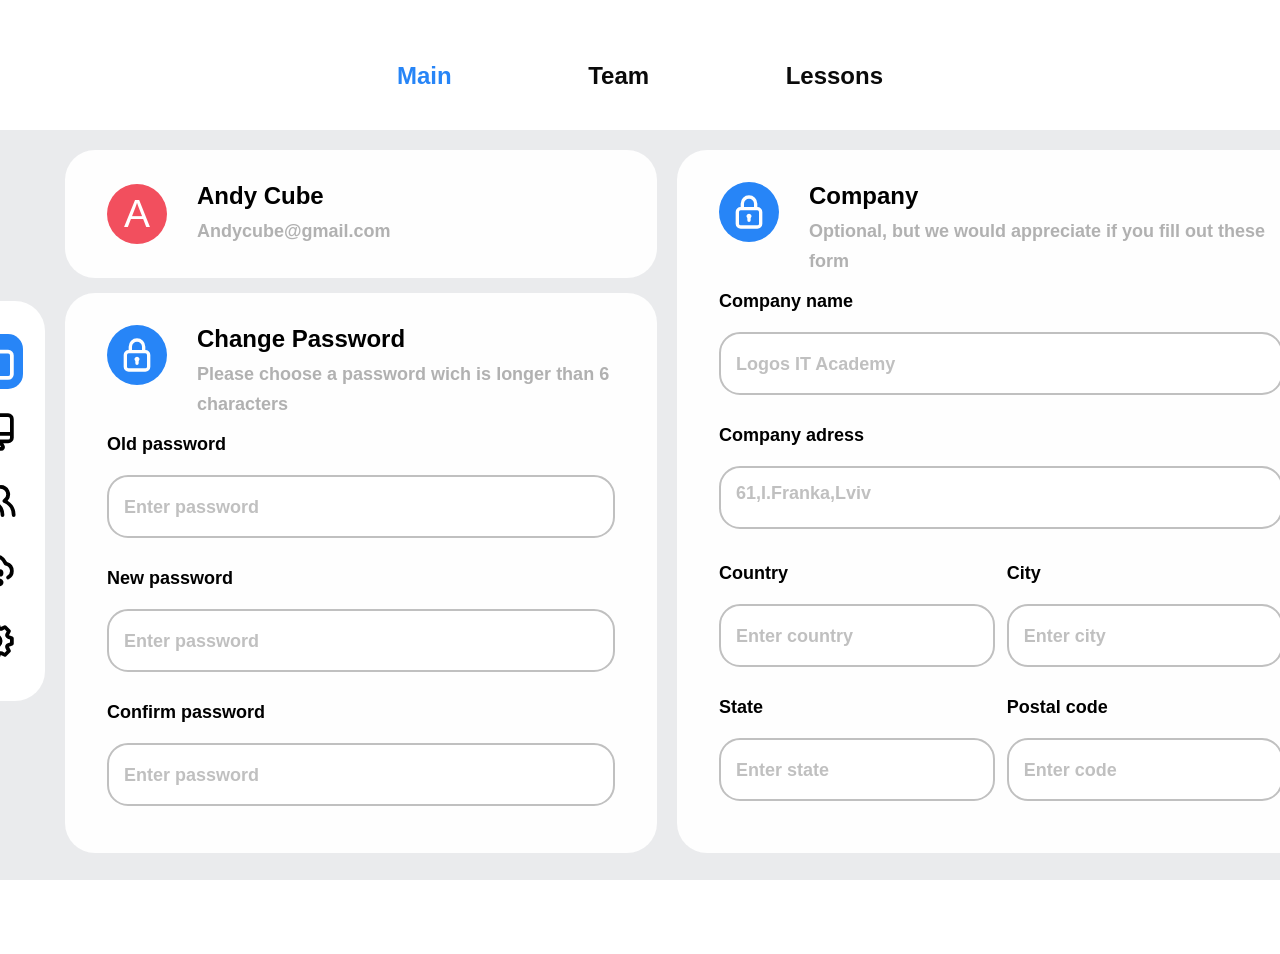
<file: Team Management/account.html>
<!DOCTYPE html>
<html lang="en">

<head>
    <meta charset="UTF-8">
    <meta http-equiv="X-UA-Compatible" content="IE=edge">
    <meta name="viewport" content="width=device-width, initial-scale=1.0">
    <title>Team</title>
    <link rel="stylesheet" href="css/style.min.css">
</head>

<body>
    <div class="promo">
        <div class="container">
            <header class="header">
                <a href="main.html" class="header__link header__link_active">Main</a>
                <a href="team.html" class="header__link ">Team</a>
                <a href="lessons.html" class="header__link">Lessons</a>
            </header>
            <div class="promo__wrapper account">
                <aside>
                    <a href="#">
                        <div name="Project" class="project_active">
                            <svg xmlns="http://www.w3.org/2000/svg" viewBox="0 0 24 24">
                                <path
                                    d="M19,5.5H12.72l-.32-1a3,3,0,0,0-2.84-2H5a3,3,0,0,0-3,3v13a3,3,0,0,0,3,3H19a3,3,0,0,0,3-3V8.5A3,3,0,0,0,19,5.5Zm1,13a1,1,0,0,1-1,1H5a1,1,0,0,1-1-1V5.5a1,1,0,0,1,1-1H9.56a1,1,0,0,1,.95.68l.54,1.64A1,1,0,0,0,12,7.5h7a1,1,0,0,1,1,1Z" />
                            </svg>
                        </div>
                    </a>
                    <a href="account.html">
                        <div name="Account">
                            <svg xmlns="http://www.w3.org/2000/svg" viewBox="0 0 24 24">
                                <path
                                    d="M19,2H5A3,3,0,0,0,2,5V15a3,3,0,0,0,3,3H7.64l-.58,1a2,2,0,0,0,0,2,2,2,0,0,0,1.75,1h6.46A2,2,0,0,0,17,21a2,2,0,0,0,0-2l-.59-1H19a3,3,0,0,0,3-3V5A3,3,0,0,0,19,2ZM8.77,20,10,18H14l1.2,2ZM20,15a1,1,0,0,1-1,1H5a1,1,0,0,1-1-1V14H20Zm0-3H4V5A1,1,0,0,1,5,4H19a1,1,0,0,1,1,1Z" />
                            </svg>
                        </div>
                    </a>
                    <a href="#">
                        <div name="Groups">
                            <svg xmlns="http://www.w3.org/2000/svg" viewBox="0 0 24 24">
                                <path
                                    d="M12.3,12.22A4.92,4.92,0,0,0,14,8.5a5,5,0,0,0-10,0,4.92,4.92,0,0,0,1.7,3.72A8,8,0,0,0,1,19.5a1,1,0,0,0,2,0,6,6,0,0,1,12,0,1,1,0,0,0,2,0A8,8,0,0,0,12.3,12.22ZM9,11.5a3,3,0,1,1,3-3A3,3,0,0,1,9,11.5Zm9.74.32A5,5,0,0,0,15,3.5a1,1,0,0,0,0,2,3,3,0,0,1,3,3,3,3,0,0,1-1.5,2.59,1,1,0,0,0-.5.84,1,1,0,0,0,.45.86l.39.26.13.07a7,7,0,0,1,4,6.38,1,1,0,0,0,2,0A9,9,0,0,0,18.74,11.82Z" />
                            </svg>
                        </div>
                    </a>
                    <a href="#">
                        <div name="Cloud">
                            <svg xmlns="http://www.w3.org/2000/svg" data-name="Layer 1" viewBox="0 0 24 24">
                                <path
                                    d="M14.5,15a2,2,0,1,0-2-2l-1.9.87a2,2,0,0,0-1.1-.33,2,2,0,0,0,0,4,1.88,1.88,0,0,0,.92-.24l2.1,1a2,2,0,1,0,.8-1.84l-1.75-.8,1.91-.88A2,2,0,0,0,14.5,15Zm3.92-7.78A7,7,0,0,0,5.06,9.11a4,4,0,0,0-.38,7.66,1.13,1.13,0,0,0,.32.05,1,1,0,0,0,.32-2A2,2,0,0,1,4,13a2,2,0,0,1,2-2,1,1,0,0,0,1-1,5,5,0,0,1,9.73-1.61,1,1,0,0,0,.78.67,3,3,0,0,1,1,5.53,1,1,0,1,0,1,1.74A5,5,0,0,0,22,12,5,5,0,0,0,18.42,7.22Z" />
                            </svg>
                        </div>
                    </a>
                    <a href="#">
                        <div name="Settings">
                            <svg xmlns="http://www.w3.org/2000/svg" viewBox="0 0 24 24">
                                <path
                                    d="M21.32,9.55l-1.89-.63.89-1.78A1,1,0,0,0,20.13,6L18,3.87a1,1,0,0,0-1.15-.19l-1.78.89-.63-1.89A1,1,0,0,0,13.5,2h-3a1,1,0,0,0-.95.68L8.92,4.57,7.14,3.68A1,1,0,0,0,6,3.87L3.87,6a1,1,0,0,0-.19,1.15l.89,1.78-1.89.63A1,1,0,0,0,2,10.5v3a1,1,0,0,0,.68.95l1.89.63-.89,1.78A1,1,0,0,0,3.87,18L6,20.13a1,1,0,0,0,1.15.19l1.78-.89.63,1.89a1,1,0,0,0,.95.68h3a1,1,0,0,0,.95-.68l.63-1.89,1.78.89A1,1,0,0,0,18,20.13L20.13,18a1,1,0,0,0,.19-1.15l-.89-1.78,1.89-.63A1,1,0,0,0,22,13.5v-3A1,1,0,0,0,21.32,9.55ZM20,12.78l-1.2.4A2,2,0,0,0,17.64,16l.57,1.14-1.1,1.1L16,17.64a2,2,0,0,0-2.79,1.16l-.4,1.2H11.22l-.4-1.2A2,2,0,0,0,8,17.64l-1.14.57-1.1-1.1L6.36,16A2,2,0,0,0,5.2,13.18L4,12.78V11.22l1.2-.4A2,2,0,0,0,6.36,8L5.79,6.89l1.1-1.1L8,6.36A2,2,0,0,0,10.82,5.2l.4-1.2h1.56l.4,1.2A2,2,0,0,0,16,6.36l1.14-.57,1.1,1.1L17.64,8a2,2,0,0,0,1.16,2.79l1.2.4ZM12,8a4,4,0,1,0,4,4A4,4,0,0,0,12,8Zm0,6a2,2,0,1,1,2-2A2,2,0,0,1,12,14Z" />
                            </svg>
                        </div>
                    </a>
                </aside>
                <div>
                    <div class="account__information">
                        <div class="account__separated-first">
                            <div class="account__information-profile block block_inverted block__wrapper">
                                <div class="block__round">A</div>
                                <div>
                                    <div class="block__title">Andy Cube </div>
                                    <div class="block__subtitle"> Andycube@gmail.com </div>
                                </div>
                            </div>

                            <div class="account__information-password block block_inverted">
                                <div class="block__wrapper">
                                    <div class="block__round block__round_blue"><svg xmlns="http://www.w3.org/2000/svg"
                                            viewBox="0 0 24 24">
                                            <path
                                                d="M12,13a1.49,1.49,0,0,0-1,2.61V17a1,1,0,0,0,2,0V15.61A1.49,1.49,0,0,0,12,13Zm5-4V7A5,5,0,0,0,7,7V9a3,3,0,0,0-3,3v7a3,3,0,0,0,3,3H17a3,3,0,0,0,3-3V12A3,3,0,0,0,17,9ZM9,7a3,3,0,0,1,6,0V9H9Zm9,12a1,1,0,0,1-1,1H7a1,1,0,0,1-1-1V12a1,1,0,0,1,1-1H17a1,1,0,0,1,1,1Z" />
                                        </svg></div>
                                    <div>
                                        <div class="block__title">Change Password </div>
                                        <div class="block__subtitle"> Please choose a password wich is longer than 6 characters</div>
                                    </div>
                                </div>
                                <div class="field">
                                    <label class="field__label">Old password</label>
                                    <input type="password" class="field__input" placeholder="Enter password"/>
                                </div>
                                <div class="field">
                                    <label class="field__label">New password</label>
                                    <input type="password" class="field__input" placeholder="Enter password"/>
                                </div>
                                <div class="field">
                                    <label class="field__label">Confirm password</label>
                                    <input type="password" class="field__input" placeholder="Enter password"/>
                                </div>
                            </div>
                        </div>


                        <div class="account__information-company block block_inverted">
                            <div class="block__wrapper">
                                <div class="block__round block__round_blue"><svg xmlns="http://www.w3.org/2000/svg" viewBox="0 0 24 24">
                                        <path
                                            d="M12,13a1.49,1.49,0,0,0-1,2.61V17a1,1,0,0,0,2,0V15.61A1.49,1.49,0,0,0,12,13Zm5-4V7A5,5,0,0,0,7,7V9a3,3,0,0,0-3,3v7a3,3,0,0,0,3,3H17a3,3,0,0,0,3-3V12A3,3,0,0,0,17,9ZM9,7a3,3,0,0,1,6,0V9H9Zm9,12a1,1,0,0,1-1,1H7a1,1,0,0,1-1-1V12a1,1,0,0,1,1-1H17a1,1,0,0,1,1,1Z" />
                                    </svg></div>
                                <div>
                                    <div class="block__title">Company</div>
                                    <div class="block__subtitle">Optional, but we would appreciate if you fill out these form</div>
                                </div>
                            </div>
                            <div class="field">
                                <label class="field__label">Company name</label>
                                <input type="text" class="field__input" placeholder="Logos IT Academy"/>
                            </div>
                            <div class="field">
                                <label class="field__label">Company adress</label>
                                <textarea class="field__input" placeholder="61,I.Franka,Lviv"></textarea>
                            </div>
                            <div class="short-wrapper">
                                <div class="field field_short">
                                    <label class="field__label">Country</label>
                                    <input type="text" class="field__input" placeholder="Enter country"/>
                                </div>
                                <div class="field field_short">
                                    <label class="field__label">City</label>
                                    <input type="text" class="field__input" placeholder="Enter city"/>
                                </div>
                                <div class="field field_short">
                                    <label class="field__label">State</label>
                                    <input type="text" class="field__input" placeholder="Enter state"/>
                                </div>
                                <div class="field field_short">
                                    <label class="field__label">Postal code</label>
                                    <input type="text" class="field__input" placeholder="Enter code"/>
                                </div>
                            </div>


                        </div>

                    </div>
                </div>
            </div>
        </div>
    </div>
</body>

</html>
</file>
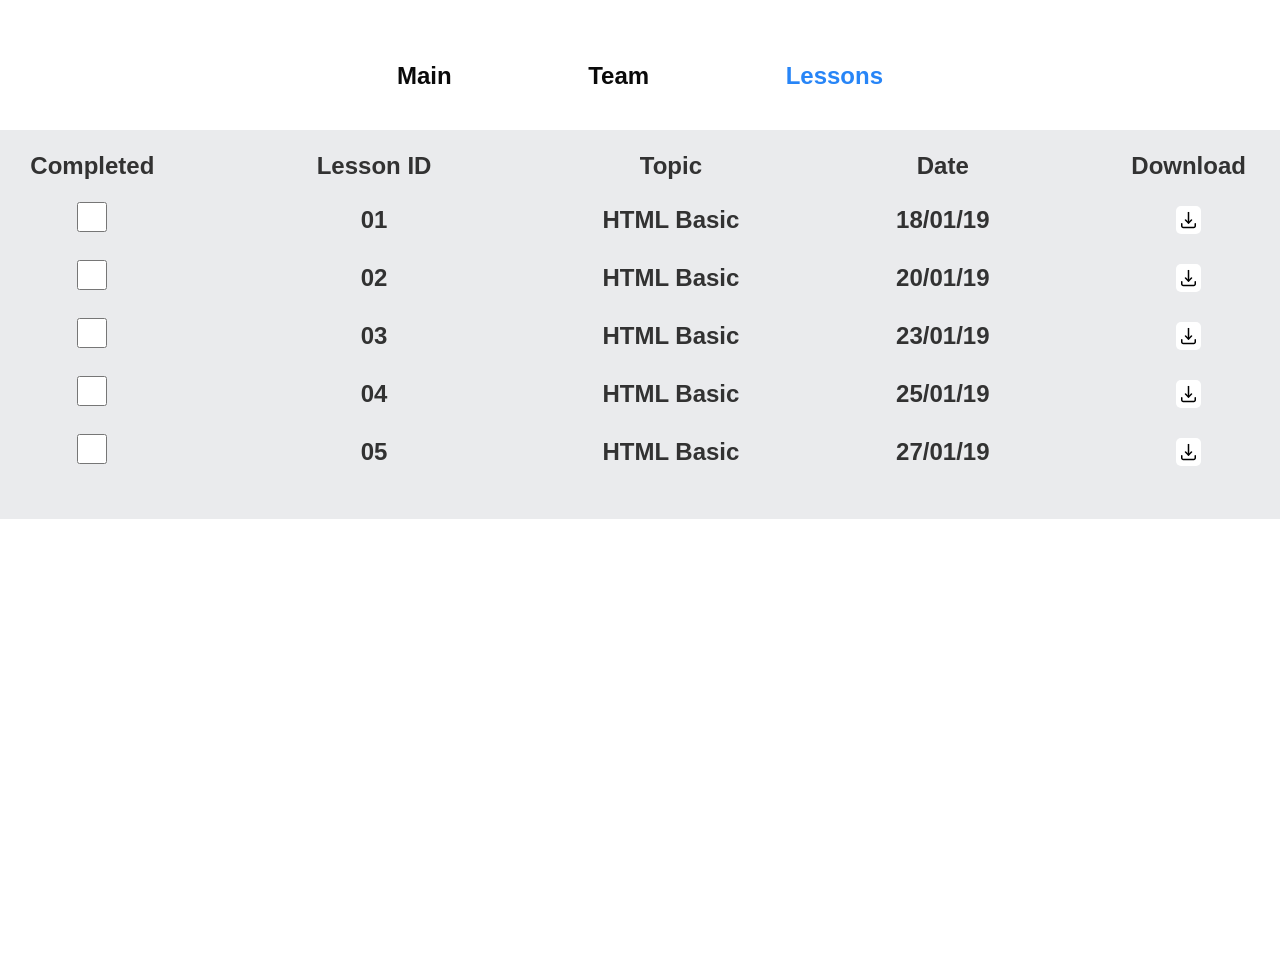
<file: Team Management/lessons.html>
<!DOCTYPE html>
<html lang="en">

<head>
    <meta charset="UTF-8">
    <meta http-equiv="X-UA-Compatible" content="IE=edge">
    <meta name="viewport" content="width=device-width, initial-scale=1.0">
    <title>Lessons</title>
    <link rel="stylesheet" href="css/style.min.css">
</head>

<body>
    <div class="promo">
        <div class="container">
            <header class="header">
                <a href="main.html" class="header__link ">Main</a>
                <a href="team.html" class="header__link ">Team</a>
                <a href="lessons.html" class="header__link header__link_active">Lessons</a>
            </header>
            <div class="promo__wrapper lessons">
                <table>
                    <thead>
                        <tr>
                            <th>Completed</th>
                            <th>Lesson ID</th>
                            <th>Topic</th>
                            <th>Date</th>
                            <th>Download</th>
                        </tr>
                    </thead>
                    <tbody>
                        <tr>
                            <td> <input type="checkbox" name="" id=""> </td>
                            <td> 01 </td>
                            <td>HTML Basic </td>
                            <td>18/01/19 </td>
                            <td>
                                <svg width="25"  height="30" viewBox="0 0 20 22" fill="none" xmlns="http://www.w3.org/2000/svg">
                                    <g clip-path="url(#clip0_43_50)">
                                    <path d="M1 16V19C1 19.5304 1.21071 20.0391 1.58579 20.4142C1.96086 20.7893 2.46957 21 3 21H17C17.5304 21 18.0391 20.7893 18.4142 20.4142C18.7893 20.0391 19 19.5304 19 19V16" stroke="white" stroke-width="2" stroke-linecap="round" stroke-linejoin="round"/>
                                    <path d="M6 11L10 15L14 11" stroke="white" stroke-width="2" stroke-linecap="round" stroke-linejoin="round"/>
                                    <path d="M10 1V15" stroke="white" stroke-width="2" stroke-linecap="round" stroke-linejoin="round"/>
                                    </g>
                                    <defs>
                                    <clipPath id="clip0_43_50">
                                    <rect width="25"  height="30" fill="white"/>
                                    </clipPath>
                                    </defs>
                                    </svg>
                                    
                            </td>
                        </tr>
                        <tr>
                            <td> <input type="checkbox" name="" id=""></td>
                            <td> 02</td>
                            <td> HTML Basic</td>
                            <td>20/01/19 </td>
                            <td>
                                <svg width="25"  height="30" viewBox="0 0 20 22" fill="none" xmlns="http://www.w3.org/2000/svg">
                                    <g clip-path="url(#clip0_43_50)">
                                    <path d="M1 16V19C1 19.5304 1.21071 20.0391 1.58579 20.4142C1.96086 20.7893 2.46957 21 3 21H17C17.5304 21 18.0391 20.7893 18.4142 20.4142C18.7893 20.0391 19 19.5304 19 19V16" stroke="white" stroke-width="2" stroke-linecap="round" stroke-linejoin="round"/>
                                    <path d="M6 11L10 15L14 11" stroke="white" stroke-width="2" stroke-linecap="round" stroke-linejoin="round"/>
                                    <path d="M10 1V15" stroke="white" stroke-width="2" stroke-linecap="round" stroke-linejoin="round"/>
                                    </g>
                                    <defs>
                                    <clipPath id="clip0_43_50">
                                    <rect width="25"  height="30" fill="white"/>
                                    </clipPath>
                                    </defs>
                                    </svg>
                                    
                            </td>
                        </tr>
                        <tr>
                            <td> <input type="checkbox" name="" id=""></td>
                            <td> 03</td>
                            <td> HTML Basic</td>
                            <td>23/01/19 </td>
                            <td>
                                <svg width="25"  height="30" viewBox="0 0 20 22" fill="none" xmlns="http://www.w3.org/2000/svg">
                                    <g clip-path="url(#clip0_43_50)">
                                    <path d="M1 16V19C1 19.5304 1.21071 20.0391 1.58579 20.4142C1.96086 20.7893 2.46957 21 3 21H17C17.5304 21 18.0391 20.7893 18.4142 20.4142C18.7893 20.0391 19 19.5304 19 19V16" stroke="white" stroke-width="2" stroke-linecap="round" stroke-linejoin="round"/>
                                    <path d="M6 11L10 15L14 11" stroke="white" stroke-width="2" stroke-linecap="round" stroke-linejoin="round"/>
                                    <path d="M10 1V15" stroke="white" stroke-width="2" stroke-linecap="round" stroke-linejoin="round"/>
                                    </g>
                                    <defs>
                                    <clipPath id="clip0_43_50">
                                    <rect width="25"  height="30" fill="white"/>
                                    </clipPath>
                                    </defs>
                                    </svg>
                                    
                            </td>
                        </tr>
                        <tr>
                            <td> <input type="checkbox" name="" id=""></td>
                            <td> 04</td>
                            <td> HTML Basic</td>
                            <td>25/01/19 </td>
                            <td>
                                <svg width="25"  height="30" viewBox="0 0 20 22" fill="none" xmlns="http://www.w3.org/2000/svg">
                                    <g clip-path="url(#clip0_43_50)">
                                    <path d="M1 16V19C1 19.5304 1.21071 20.0391 1.58579 20.4142C1.96086 20.7893 2.46957 21 3 21H17C17.5304 21 18.0391 20.7893 18.4142 20.4142C18.7893 20.0391 19 19.5304 19 19V16" stroke="white" stroke-width="2" stroke-linecap="round" stroke-linejoin="round"/>
                                    <path d="M6 11L10 15L14 11" stroke="white" stroke-width="2" stroke-linecap="round" stroke-linejoin="round"/>
                                    <path d="M10 1V15" stroke="white" stroke-width="2" stroke-linecap="round" stroke-linejoin="round"/>
                                    </g>
                                    <defs>
                                    <clipPath id="clip0_43_50">
                                    <rect width="25"  height="30" fill="white"/>
                                    </clipPath>
                                    </defs>
                                    </svg>
                                    
                            </td>
                        </tr>
                        <tr>
                            <td> <input type="checkbox" name="" id=""></td>
                            <td> 05</td>
                            <td> HTML Basic</td>
                            <td>27/01/19 </td>
                            <td> 
                                <svg width="25"  height="30" viewBox="0 0 20 22" fill="none" xmlns="http://www.w3.org/2000/svg">
                                    <g clip-path="url(#clip0_43_50)">
                                    <path d="M1 16V19C1 19.5304 1.21071 20.0391 1.58579 20.4142C1.96086 20.7893 2.46957 21 3 21H17C17.5304 21 18.0391 20.7893 18.4142 20.4142C18.7893 20.0391 19 19.5304 19 19V16" stroke="white" stroke-width="2" stroke-linecap="round" stroke-linejoin="round"/>
                                    <path d="M6 11L10 15L14 11" stroke="white" stroke-width="2" stroke-linecap="round" stroke-linejoin="round"/>
                                    <path d="M10 1V15" stroke="white" stroke-width="2" stroke-linecap="round" stroke-linejoin="round"/>
                                    </g>
                                    <defs>
                                    <clipPath id="clip0_43_50">
                                    <rect width="25"  height="30" fill="white"/>
                                    </clipPath>
                                    </defs>
                                    </svg>
                                    
                            </td>
                        </tr>
                        
                    </tbody>
                </table>
            </div>
        </div>
    </div>
</body>

</html>
</file>
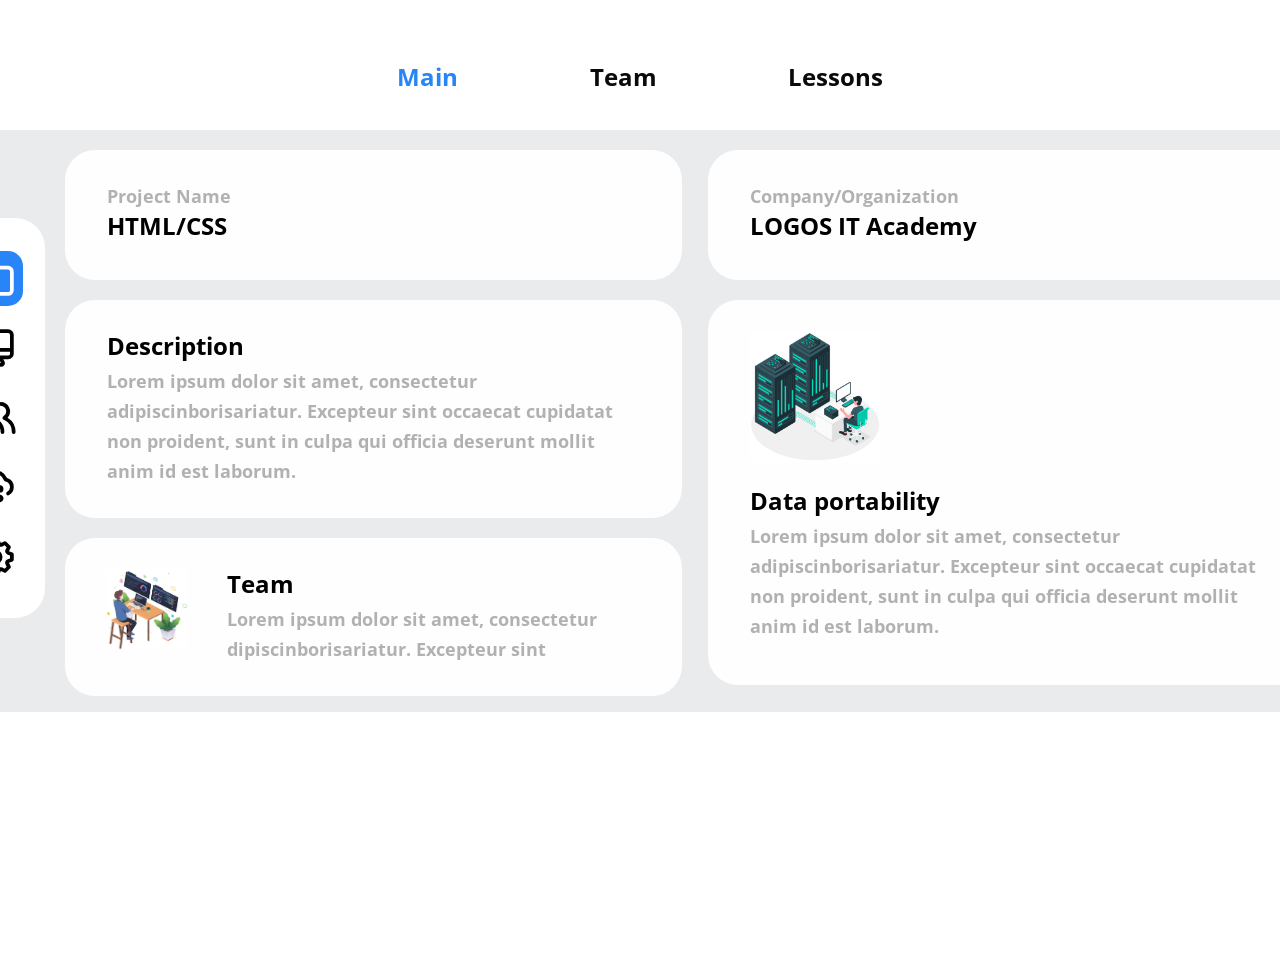
<file: Team Management/main.html>
<!DOCTYPE html>
<html lang="en">

<head>
    <meta charset="UTF-8">
    <meta http-equiv="X-UA-Compatible" content="IE=edge">
    <meta name="viewport" content="width=device-width, initial-scale=1.0">
    <title>Main</title>
    <link href="https://fonts.googleapis.com/css2?family=Open+Sans:wght@300;400;500;600;700;800&display=swap"
        rel="stylesheet">
    <link rel="stylesheet" href="css/style.min.css">
</head>

<body>
    <div class="promo">
        <div class="container">
            <header class="header">
                <a href="main.html" class="header__link header__link_active">Main</a>
                <a href="team.html" class="header__link">Team</a>
                <a href="lessons.html" class="header__link">Lessons</a>
            </header>
            <div class="promo__wrapper main">
                <aside>
                    <a href="#">
                        <div name="Project" class="project_active">
                            <svg xmlns="http://www.w3.org/2000/svg" viewBox="0 0 24 24">
                                <path
                                    d="M19,5.5H12.72l-.32-1a3,3,0,0,0-2.84-2H5a3,3,0,0,0-3,3v13a3,3,0,0,0,3,3H19a3,3,0,0,0,3-3V8.5A3,3,0,0,0,19,5.5Zm1,13a1,1,0,0,1-1,1H5a1,1,0,0,1-1-1V5.5a1,1,0,0,1,1-1H9.56a1,1,0,0,1,.95.68l.54,1.64A1,1,0,0,0,12,7.5h7a1,1,0,0,1,1,1Z" />
                            </svg>
                        </div>
                    </a>
                    <a href="account.html">
                        <div name="Account">
                            <svg xmlns="http://www.w3.org/2000/svg" viewBox="0 0 24 24">
                                <path
                                    d="M19,2H5A3,3,0,0,0,2,5V15a3,3,0,0,0,3,3H7.64l-.58,1a2,2,0,0,0,0,2,2,2,0,0,0,1.75,1h6.46A2,2,0,0,0,17,21a2,2,0,0,0,0-2l-.59-1H19a3,3,0,0,0,3-3V5A3,3,0,0,0,19,2ZM8.77,20,10,18H14l1.2,2ZM20,15a1,1,0,0,1-1,1H5a1,1,0,0,1-1-1V14H20Zm0-3H4V5A1,1,0,0,1,5,4H19a1,1,0,0,1,1,1Z" />
                            </svg>
                        </div>
                    </a>
                    <a href="#">
                        <div name="Groups">
                            <svg xmlns="http://www.w3.org/2000/svg" viewBox="0 0 24 24">
                                <path
                                    d="M12.3,12.22A4.92,4.92,0,0,0,14,8.5a5,5,0,0,0-10,0,4.92,4.92,0,0,0,1.7,3.72A8,8,0,0,0,1,19.5a1,1,0,0,0,2,0,6,6,0,0,1,12,0,1,1,0,0,0,2,0A8,8,0,0,0,12.3,12.22ZM9,11.5a3,3,0,1,1,3-3A3,3,0,0,1,9,11.5Zm9.74.32A5,5,0,0,0,15,3.5a1,1,0,0,0,0,2,3,3,0,0,1,3,3,3,3,0,0,1-1.5,2.59,1,1,0,0,0-.5.84,1,1,0,0,0,.45.86l.39.26.13.07a7,7,0,0,1,4,6.38,1,1,0,0,0,2,0A9,9,0,0,0,18.74,11.82Z" />
                            </svg>
                        </div>
                    </a>
                    <a href="#">
                        <div name="Cloud">
                            <svg xmlns="http://www.w3.org/2000/svg" data-name="Layer 1" viewBox="0 0 24 24">
                                <path
                                    d="M14.5,15a2,2,0,1,0-2-2l-1.9.87a2,2,0,0,0-1.1-.33,2,2,0,0,0,0,4,1.88,1.88,0,0,0,.92-.24l2.1,1a2,2,0,1,0,.8-1.84l-1.75-.8,1.91-.88A2,2,0,0,0,14.5,15Zm3.92-7.78A7,7,0,0,0,5.06,9.11a4,4,0,0,0-.38,7.66,1.13,1.13,0,0,0,.32.05,1,1,0,0,0,.32-2A2,2,0,0,1,4,13a2,2,0,0,1,2-2,1,1,0,0,0,1-1,5,5,0,0,1,9.73-1.61,1,1,0,0,0,.78.67,3,3,0,0,1,1,5.53,1,1,0,1,0,1,1.74A5,5,0,0,0,22,12,5,5,0,0,0,18.42,7.22Z" />
                            </svg>
                        </div>
                    </a>
                    <a href="#">
                        <div name="Settings">
                            <svg xmlns="http://www.w3.org/2000/svg" viewBox="0 0 24 24">
                                <path
                                    d="M21.32,9.55l-1.89-.63.89-1.78A1,1,0,0,0,20.13,6L18,3.87a1,1,0,0,0-1.15-.19l-1.78.89-.63-1.89A1,1,0,0,0,13.5,2h-3a1,1,0,0,0-.95.68L8.92,4.57,7.14,3.68A1,1,0,0,0,6,3.87L3.87,6a1,1,0,0,0-.19,1.15l.89,1.78-1.89.63A1,1,0,0,0,2,10.5v3a1,1,0,0,0,.68.95l1.89.63-.89,1.78A1,1,0,0,0,3.87,18L6,20.13a1,1,0,0,0,1.15.19l1.78-.89.63,1.89a1,1,0,0,0,.95.68h3a1,1,0,0,0,.95-.68l.63-1.89,1.78.89A1,1,0,0,0,18,20.13L20.13,18a1,1,0,0,0,.19-1.15l-.89-1.78,1.89-.63A1,1,0,0,0,22,13.5v-3A1,1,0,0,0,21.32,9.55ZM20,12.78l-1.2.4A2,2,0,0,0,17.64,16l.57,1.14-1.1,1.1L16,17.64a2,2,0,0,0-2.79,1.16l-.4,1.2H11.22l-.4-1.2A2,2,0,0,0,8,17.64l-1.14.57-1.1-1.1L6.36,16A2,2,0,0,0,5.2,13.18L4,12.78V11.22l1.2-.4A2,2,0,0,0,6.36,8L5.79,6.89l1.1-1.1L8,6.36A2,2,0,0,0,10.82,5.2l.4-1.2h1.56l.4,1.2A2,2,0,0,0,16,6.36l1.14-.57,1.1,1.1L17.64,8a2,2,0,0,0,1.16,2.79l1.2.4ZM12,8a4,4,0,1,0,4,4A4,4,0,0,0,12,8Zm0,6a2,2,0,1,1,2-2A2,2,0,0,1,12,14Z" />
                            </svg>
                        </div>
                    </a>
                </aside>
                <div class="main__info">
                    <div class="first-menu">
                        <div class="block">
                            <div class="block__title">Project Name</div>
                            <div class="block__subtitle">HTML/CSS</div>
                        </div>
                        <div class="block">
                            <div class="block__title">Company/Organization </div>
                            <div class="block__subtitle">LOGOS IT Academy</div>
                        </div>
                    </div>

                    <div class="second-menu">

                        <div class="second-menu__separated">
                            <div class="block block_inverted">
                                <div class="block__title">Description</div>
                                <div class="block__subtitle">
                                    Lorem ipsum dolor sit amet, consectetur adipiscinborisariatur. Excepteur sint
                                    occaecat cupidatat non proident, sunt in culpa qui officia deserunt mollit anim id
                                    est laborum.
                                </div>
                            </div>
                            <div class="block block_inverted">
                                <img src="./images/team.jpg" alt="team" class="block__image-first">
                                <div class="block__title">Team</div>
                                <div class="block__subtitle">Lorem ipsum dolor sit amet, consectetur
                                    dipiscinborisariatur. Excepteur sint </div>
                            </div>
                        </div>
                        <div class="block block_inverted second-menu__separated">
                            <img src="./images/data.jpg" alt="team" class="block__image-second">
                            <div class="block__title">Data portability</div>
                            <div class="block__subtitle">Lorem ipsum dolor sit amet, consectetur adipiscinborisariatur.
                                Excepteur sint occaecat cupidatat non proident, sunt in culpa qui officia deserunt
                                mollit anim id est laborum.</div>
                        </div>
                    </div>


                </div>

            </div>


        </div>
    </div>
    </div>
</body>

</html>
</file>
<file: style.css>
* {
  box-sizing: border-box;
  padding: 0;
  margin: 0;
}

body {
  height: 100vh;
  width: 100vw;
  display: flex;
  justify-content: center;
  align-items: center;
  font-family: Arial, Helvetica, sans-serif;
  flex-direction: column;
  row-gap: 50px;
}

.container {
  display: flex;
  width: 90%;
  justify-content: center;
  align-items: center;
  flex-wrap: wrap;
  row-gap: 40px;
  column-gap: 40px;
}

a {
  width: 30%;
  text-decoration: none;
  color: black;
  text-transform: uppercase;
  font-weight: bold;
  font-size: 34px;
  transition: all 0.7s ease;
  text-align: center;
}

.dreamshare:hover {
  color: red;
}

.uber:hover {
  color: rgb(0, 212, 212);
}

.editor:hover {
  color: rgb(127, 20, 214);
}

.streamings:hover {
  color: rgb(21, 255, 0);
}

.suffix:hover {
  color: rgb(224, 52, 95);
}

.team-management:hover {
  color: rgb(25, 0, 255);
}

@media screen and (max-width: 860px) {
  a {
    width: 50%;
  }
}

@media screen and (max-width: 560px) {
  a {
    width: 100%;
  }
}
</file>
<file: Dreamshare/css/main.css>
@charset "UTF-8";
/* Указываем box sizing */
*,
*::before,
*::after {
  -webkit-box-sizing: border-box;
          box-sizing: border-box;
  padding: 0;
  margin: 0;
}

/* Убираем внутренние отступы */
ul[class],
ol[class] {
  padding: 0;
}

/* article>*+*{
    margin-top: 0;
} */
/* Убираем внешние отступы */
body,
h1,
h2,
h3,
h4,
p,
ul[class],
ol[class],
li,
figure,
figcaption,
blockquote,
dl,
dd {
  margin: 0;
}

/* Выставляем основные настройки по-умолчанию для body */
body {
  min-height: 100vh;
  scroll-behavior: smooth;
  text-rendering: optimizeSpeed;
  line-height: 1.5;
}

/* Удаляем стандартную стилизацию для всех ul и il, у которых есть атрибут class*/
ul[class],
ol[class] {
  list-style: none;
}

/* Элементы a, у которых нет класса, сбрасываем до дефолтных стилей */
a:not([class]) {
  text-decoration-skip-ink: auto;
}

/* Упрощаем работу с изображениями */
img {
  max-width: 100%;
  display: block;
}

/* Указываем понятную периодичность в потоке данных у article*/
article > * + * {
  margin-top: 15px;
}

input {
  outline: none;
}

/* Наследуем шрифты для инпутов и кнопок */
input,
button,
textarea,
select {
  font: inherit;
}

/* Удаляем все анимации и переходы для людей, которые предпочитай их не использовать */
@media (prefers-reduced-motion: reduce) {
  * {
    -webkit-animation-duration: 0.01ms !important;
            animation-duration: 0.01ms !important;
    -webkit-animation-iteration-count: 1 !important;
            animation-iteration-count: 1 !important;
    -webkit-transition-duration: 0.01ms !important;
            transition-duration: 0.01ms !important;
    scroll-behavior: auto !important;
  }
}

@font-face {
  font-family: 'Roboto-Thin';
  src: url(../fonts/Roboto-Thin.ttf);
}

@font-face {
  font-family: 'Roboto-Regular';
  src: url(../fonts/Roboto-Regular.ttf);
}

@font-face {
  font-family: 'Roboto-Bold';
  src: url(../fonts/Roboto-Bold.ttf);
}

@font-face {
  font-family: 'Montserrat-Bold';
  src: url(../fonts/Montserrat-Bold.ttf);
}

@font-face {
  font-family: 'Montserrat-Regular';
  src: url(../fonts/Montserrat-Regular.ttf);
}

body {
  min-width: 320px;
}

header {
  height: 540px;
  width: 100%;
  background-position: center;
  background-size: cover;
  background-repeat: no-repeat;
  background-image: url(../images/header-background.png);
}

main {
  padding: 0 10px;
}

section {
  text-align: center;
  width: 100%;
  margin: 0 auto;
  margin-top: 45px;
}

section:last-child {
  margin-bottom: 40px;
}

section > h1 {
  color: #444444;
  font-family: 'Montserrat-Bold';
  font-size: 22px;
  line-height: 27px;
  margin-bottom: 15px;
}

.container {
  height: 100%;
  margin: 0 auto;
  width: 95%;
}

.header {
  color: white;
  padding-top: 20px;
  text-align: center;
  display: -webkit-box;
  display: -ms-flexbox;
  display: flex;
  -webkit-box-orient: vertical;
  -webkit-box-direction: normal;
      -ms-flex-direction: column;
          flex-direction: column;
  -webkit-box-align: center;
      -ms-flex-align: center;
          align-items: center;
}

.header-title {
  margin-top: 27px;
}

.header-title > h1 {
  font-size: 30px;
  line-height: 37px;
  font-family: 'Montserrat-Bold';
  margin-bottom: 10px;
}

.header-title > h2 {
  font-size: 18px;
  line-height: 24px;
  font-family: 'Roboto-Thin';
  padding: 0 20px;
  margin-bottom: 15px;
}

.header-title > input {
  margin: 0 auto;
  border: none;
  border-radius: 40px;
  width: 95%;
  height: 40px;
  color: white;
  background-color: #FF4E50;
  font-family: 'Montserrat-Bold';
  font-size: 14px;
  line-height: 17px;
  display: -webkit-box;
  display: -ms-flexbox;
  display: flex;
  -webkit-box-pack: center;
      -ms-flex-pack: center;
          justify-content: center;
  -webkit-box-align: center;
      -ms-flex-align: center;
          align-items: center;
  outline: none;
}

.header-title > input:hover {
  cursor: pointer;
  background-color: #d84244;
}

.header-nav {
  width: 50%;
  display: -webkit-box;
  display: -ms-flexbox;
  display: flex;
  -webkit-box-pack: justify;
      -ms-flex-pack: justify;
          justify-content: space-between;
  -webkit-box-align: space-between;
      -ms-flex-align: space-between;
          align-items: space-between;
  -webkit-box-orient: vertical;
  -webkit-box-direction: normal;
      -ms-flex-direction: column;
          flex-direction: column;
  height: 160px;
}

.header-nav a {
  color: white;
  text-decoration: none;
}

.header-nav-logo {
  font-family: 'Montserrat-Bold';
  font-size: 20px;
  line-height: 24px;
  text-transform: uppercase;
  -webkit-box-ordinal-group: 3;
      -ms-flex-order: 2;
          order: 2;
}

.header-nav-register {
  display: -webkit-box;
  display: -ms-flexbox;
  display: flex;
  -webkit-box-pack: justify;
      -ms-flex-pack: justify;
          justify-content: space-between;
  -webkit-box-align: center;
      -ms-flex-align: center;
          align-items: center;
  -webkit-box-ordinal-group: 2;
      -ms-flex-order: 1;
          order: 1;
}

.header-nav-register a {
  font-size: 14px;
  line-height: 17px;
  font-family: 'Montserrat-Regular';
  display: -webkit-box;
  display: -ms-flexbox;
  display: flex;
  -webkit-box-pack: center;
      -ms-flex-pack: center;
          justify-content: center;
  -webkit-box-align: center;
      -ms-flex-align: center;
          align-items: center;
}

.header-nav-register a:last-child {
  border-radius: 40px;
  border: 2px solid white;
  width: 90px;
  height: 35px;
  color: white;
  background-color: none;
}

.how-it-works {
  display: -webkit-box;
  display: -ms-flexbox;
  display: flex;
  -webkit-box-orient: vertical;
  -webkit-box-direction: normal;
      -ms-flex-direction: column;
          flex-direction: column;
}

.how-it-works-block {
  text-align: left;
  width: 100%;
  height: 240px;
  border-radius: 4px;
  padding: 64px 30px 16px 20px;
  background-position: center;
  background-repeat: no-repeat;
  background-size: cover;
}

.how-it-works-block span {
  font-family: 'Montserrat-Regular';
  font-size: 10px;
  line-height: 12px;
  border-radius: 40px;
  border: none;
  width: 70px;
  height: 20px;
  color: white;
  background-color: #FF4E50;
  display: -webkit-box;
  display: -ms-flexbox;
  display: flex;
  -webkit-box-pack: center;
      -ms-flex-pack: center;
          justify-content: center;
  -webkit-box-align: center;
      -ms-flex-align: center;
          align-items: center;
}

.how-it-works-block h1 {
  font-family: 'Montserrat-Bold';
  font-size: 24px;
  line-height: 15px;
  margin-top: 40px;
  margin-bottom: 20px;
  color: white;
}

.how-it-works-block h2 {
  font-family: 'Roboto-Thin';
  font-size: 14px;
  line-height: 14px;
  color: #E3E3E3;
}

.how-it-works-block:nth-child(1) {
  background-image: url(../images/step1.png);
}

.how-it-works-block:nth-child(2) {
  background-image: url(../images/step2.png);
  margin: 10px 0;
}

.how-it-works-block:nth-child(3) {
  background-image: url(../images/step3.png);
}

.partner {
  display: -webkit-box;
  display: -ms-flexbox;
  display: flex;
  -webkit-box-pack: center;
      -ms-flex-pack: center;
          justify-content: center;
  -webkit-box-align: center;
      -ms-flex-align: center;
          align-items: center;
  -webkit-box-orient: vertical;
  -webkit-box-direction: normal;
      -ms-flex-direction: column;
          flex-direction: column;
  -ms-flex-wrap: wrap;
      flex-wrap: wrap;
}

.partner input {
  margin-top: 35px;
  border-radius: 40px;
  border: 2px solid #FF4E50;
  width: 280px;
  height: 40px;
  color: #FF4E50;
  background-color: #FFFFFF;
  font-size: 14px;
  line-height: 17px;
  font-family: 'Montserrat-Bold';
}

.partner input:hover {
  cursor: pointer;
  color: #FFFFFF;
  background-color: #FF4E50;
  border-color: #FFFFFF;
}

.partner-card {
  margin: 0 32px 15px 32px;
  display: -webkit-box;
  display: -ms-flexbox;
  display: flex;
  -webkit-box-pack: center;
      -ms-flex-pack: center;
          justify-content: center;
  -webkit-box-align: center;
      -ms-flex-align: center;
          align-items: center;
  -webkit-box-orient: vertical;
  -webkit-box-direction: normal;
      -ms-flex-direction: column;
          flex-direction: column;
}

.partner-card-avatar {
  position: relative;
}

.partner-card-avatar > img {
  border-radius: 50%;
}

.partner-card-avatar div {
  position: absolute;
  bottom: 0;
  right: 0;
  border: 5px solid white;
  height: 37px;
  width: 37px;
  border-radius: 50%;
  display: -webkit-box;
  display: -ms-flexbox;
  display: flex;
  -webkit-box-pack: center;
      -ms-flex-pack: center;
          justify-content: center;
  -webkit-box-align: center;
      -ms-flex-align: center;
          align-items: center;
}

.partner-card-avatar div img {
  height: 15px;
  width: 15px;
}

.partner-card-representation h1 {
  margin-top: 15px;
  margin-bottom: 30px;
  font-family: 'Montserrat-Bold';
  color: #444444;
  font-size: 14px;
  line-height: 17px;
}

.partner-card-representation h2 {
  font-family: 'Roboto-Thin';
  font-size: 14px;
  line-height: 14px;
  color: #666666;
}

.partner-card:nth-child(1) .partner-card-avatar div {
  background-color: #FF4E50;
}

.partner-card:nth-child(2) .partner-card-avatar div {
  background-color: #FFA710;
}

.partner-card:nth-child(3) .partner-card-avatar div {
  background-color: #19D4CA;
}

.partner-card:nth-child(4) .partner-card-avatar div {
  background-color: #667DF3;
}

.ideas-container {
  display: -webkit-box;
  display: -ms-flexbox;
  display: flex;
  -webkit-box-pack: justify;
      -ms-flex-pack: justify;
          justify-content: space-between;
  -webkit-box-align: start;
      -ms-flex-align: start;
          align-items: start;
  -webkit-box-orient: vertical;
  -webkit-box-direction: normal;
      -ms-flex-direction: column;
          flex-direction: column;
  -ms-flex-wrap: wrap;
      flex-wrap: wrap;
}

.ideas-container-card {
  text-decoration: none;
  display: block;
  width: 100%;
  height: 120px;
  background-position: center;
  background-repeat: no-repeat;
  background-size: cover;
  font-size: 22px;
  line-height: 27px;
  display: -webkit-box;
  display: -ms-flexbox;
  display: flex;
  -webkit-box-pack: center;
      -ms-flex-pack: center;
          justify-content: center;
  -webkit-box-align: center;
      -ms-flex-align: center;
          align-items: center;
  color: white;
  border-radius: 4px;
  font-family: 'Montserrat-Bold';
  margin-bottom: 10px;
}

.ideas-container-card:hover {
  cursor: pointer;
}

.ideas-container-card:nth-child(1) {
  background-image: url(../images/idea1.png);
}

.ideas-container-card:nth-child(2) {
  background-image: url(../images/idea2.png);
}

.ideas-container-card:nth-child(3) {
  background-image: url(../images/idea3.png);
}

.ideas-container-card:nth-child(4) {
  background-image: url(../images/idea4.png);
}

.ideas-container-card:nth-child(5) {
  background-image: url(../images/idea5.png);
}

.ideas-container-card:nth-child(6) {
  background-image: url(../images/idea6.png);
}

.ideas-container-card:nth-child(7) {
  margin-bottom: 0px;
  background-image: url(../images/idea7.png);
}

.search {
  display: -webkit-box;
  display: -ms-flexbox;
  display: flex;
  -webkit-box-pack: center;
      -ms-flex-pack: center;
          justify-content: center;
  -webkit-box-align: center;
      -ms-flex-align: center;
          align-items: center;
  -webkit-box-orient: vertical;
  -webkit-box-direction: normal;
      -ms-flex-direction: column;
          flex-direction: column;
}

.search h1 {
  color: #666666;
  font-family: 'Roboto-Thin';
  font-size: 18px;
  line-height: 14px;
  margin-bottom: 15px;
}

.search-inputs {
  display: -webkit-box;
  display: -ms-flexbox;
  display: flex;
  -webkit-box-orient: vertical;
  -webkit-box-direction: normal;
      -ms-flex-direction: column;
          flex-direction: column;
  -ms-flex-wrap: nowrap;
      flex-wrap: nowrap;
}

.search-inputs input:first-child {
  border-radius: 3px;
  border: 1px solid #D4D4D4;
  width: 280px;
  height: 40px;
  color: #999999;
  background-color: #FFFFFF;
  font-size: 14px;
  line-height: 16px;
  padding: 15px;
  font-family: 'Roboto-Thin';
  -webkit-box-shadow: 0px 1px 2px rgba(0, 0, 0, 0.073313);
          box-shadow: 0px 1px 2px rgba(0, 0, 0, 0.073313);
}

.search-inputs input:first-child::-webkit-input-placeholder {
  color: #999999;
}

.search-inputs input:first-child:-ms-input-placeholder {
  color: #999999;
}

.search-inputs input:first-child::-ms-input-placeholder {
  color: #999999;
}

.search-inputs input:first-child::placeholder {
  color: #999999;
}

.search-inputs input:last-child {
  margin-top: 10px;
  border-radius: 40px;
  border: none;
  width: 280px;
  height: 40px;
  color: #FFFFFF;
  background-color: #FF4E50;
  font-size: 14px;
  line-height: 17px;
  font-family: 'Montserrat-Bold';
}

.search-inputs input:last-child:hover {
  cursor: pointer;
  color: #FF4E50;
  background-color: #FFFFFF;
  border-color: #FF4E50;
  border: 2px solid #FF4E50;
}

footer {
  width: 100%;
  border-top: #FF4E50 2px solid;
}

footer .footer {
  text-align: center;
  margin-top: 20px;
  display: -webkit-box;
  display: -ms-flexbox;
  display: flex;
  -webkit-box-pack: center;
      -ms-flex-pack: center;
          justify-content: center;
  -webkit-box-align: center;
      -ms-flex-align: center;
          align-items: center;
  -webkit-box-orient: vertical;
  -webkit-box-direction: normal;
      -ms-flex-direction: column;
          flex-direction: column;
}

footer .footer > * {
  margin-bottom: 20px;
}

footer .footer a {
  text-decoration: none;
}

footer .footer-logo {
  text-transform: uppercase;
  color: #FF4E50;
  font-family: 'Montserrat-Regular';
  font-size: 16px;
  line-height: 20px;
}

footer .footer-info {
  width: 185px;
}

footer .footer-info h1 {
  font-size: 14px;
  line-height: 17px;
  color: #444444;
  font-family: 'Montserrat-Bold';
}

footer .footer-info a {
  font-family: 'Roboto-Thin';
  color: #999999;
  font-size: 14px;
  line-height: 26px;
}

footer .footer-info-links {
  display: -webkit-box;
  display: -ms-flexbox;
  display: flex;
  -ms-flex-pack: distribute;
      justify-content: space-around;
  -webkit-box-align: space-between;
      -ms-flex-align: space-between;
          align-items: space-between;
  -ms-flex-wrap: wrap;
      flex-wrap: wrap;
}

footer .footer-design h1 {
  color: #CCCCCC;
  font-size: 10px;
  line-height: 12px;
  letter-spacing: 1px;
  font-family: 'Montserrat-Bold';
  text-transform: uppercase;
  margin-bottom: 7px;
}

footer .footer-design img {
  margin: 0 auto;
  height: 24px;
}

@media screen and (min-width: 451px) and (max-width: 579px) {
  header {
    height: 540px;
  }
  .container {
    width: 450px;
  }
}

@media screen and (min-width: 580px) and (max-width: 768px) {
  header {
    height: 540px;
  }
  .container {
    width: 550px;
  }
}

@media screen and (min-width: 769px) and (max-width: 944px) {
  header {
    height: 700px;
  }
  .header {
    padding-top: 45px;
  }
  .header-title {
    margin-top: 160px;
    width: 480px;
  }
  .header-title > h1 {
    font-size: 52px;
    line-height: 63px;
    font-family: 'Montserrat-Bold';
    margin-bottom: 28px;
  }
  .header-title > h2 {
    font-size: 24px;
    line-height: 24px;
    font-family: 'Roboto-Thin';
    padding: 0 30px;
    margin-bottom: 30px;
  }
  .header-title > input {
    border-radius: 40px;
    border: none;
    width: 280px;
    height: 40px;
    color: white;
    background-color: #FF4E50;
    font-family: 'Montserrat-Bold';
  }
  .header-nav {
    width: 100%;
    display: -webkit-box;
    display: -ms-flexbox;
    display: flex;
    -webkit-box-pack: justify;
        -ms-flex-pack: justify;
            justify-content: space-between;
    -webkit-box-align: space-between;
        -ms-flex-align: space-between;
            align-items: space-between;
    -webkit-box-orient: horizontal;
    -webkit-box-direction: normal;
        -ms-flex-direction: row;
            flex-direction: row;
    height: initial;
  }
  .header-nav-logo {
    font-family: 'Montserrat-Bold';
    font-size: 20px;
    line-height: 24px;
    -webkit-box-ordinal-group: 2;
        -ms-flex-order: 1;
            order: 1;
  }
  .header-nav-register {
    display: -webkit-box;
    display: -ms-flexbox;
    display: flex;
    -webkit-box-pack: justify;
        -ms-flex-pack: justify;
            justify-content: space-between;
    -webkit-box-align: center;
        -ms-flex-align: center;
            align-items: center;
    width: 150px;
    -webkit-box-ordinal-group: 3;
        -ms-flex-order: 2;
            order: 2;
  }
  .header-nav-register a {
    font-size: 14px;
    line-height: 17px;
    font-family: 'Montserrat-Regular';
  }
  main {
    padding: 0;
  }
  .container {
    width: 690px;
  }
  section {
    width: 750px;
    margin-top: 95px;
  }
  section:last-child {
    margin-bottom: 100px;
  }
  section > h1 {
    margin-bottom: 35px;
  }
  .how-it-works {
    display: -webkit-box;
    display: -ms-flexbox;
    display: flex;
    -webkit-box-pack: justify;
        -ms-flex-pack: justify;
            justify-content: space-between;
    -webkit-box-align: center;
        -ms-flex-align: center;
            align-items: center;
    -webkit-box-orient: horizontal;
    -webkit-box-direction: normal;
        -ms-flex-direction: row;
            flex-direction: row;
  }
  .how-it-works-block {
    text-align: left;
    width: 236px;
    height: 400px;
    padding: 205px 20px 16px 20px;
  }
  .how-it-works-block h1 {
    margin-top: 40px;
    margin-bottom: 30px;
  }
  .how-it-works-block:nth-child(2) {
    margin: 0;
  }
  .partner {
    padding: 0 130px;
    display: -webkit-box;
    display: -ms-flexbox;
    display: flex;
    -webkit-box-pack: justify;
        -ms-flex-pack: justify;
            justify-content: space-between;
    -webkit-box-align: center;
        -ms-flex-align: center;
            align-items: center;
    -webkit-box-orient: horizontal;
    -webkit-box-direction: normal;
        -ms-flex-direction: row;
            flex-direction: row;
    -ms-flex-wrap: wrap;
        flex-wrap: wrap;
  }
  .partner input {
    margin: 0 auto;
    margin-top: 40px;
    border-radius: 40px;
    border: 2px solid #FF4E50;
    width: 180px;
    height: 40px;
    color: #FF4E50;
    background-color: #FFFFFF;
  }
  .partner-card {
    width: 235px;
    margin: 0;
  }
  .partner-card:first-child, .partner-card:nth-child(2) {
    margin-bottom: 35px;
  }
  .ideas-container {
    -webkit-box-orient: horizontal;
    -webkit-box-direction: normal;
        -ms-flex-direction: row;
            flex-direction: row;
    -ms-flex-wrap: wrap;
        flex-wrap: wrap;
  }
  .ideas-container-card {
    height: 310px;
  }
  .ideas-container-card:nth-child(1) {
    width: 32%;
  }
  .ideas-container-card:nth-child(2) {
    width: 32%;
  }
  .ideas-container-card:nth-child(3) {
    width: 32%;
  }
  .ideas-container-card:nth-child(4) {
    width: 32%;
  }
  .ideas-container-card:nth-child(5) {
    width: 66%;
  }
  .ideas-container-card:nth-child(6) {
    margin-bottom: 0px;
    width: 66%;
  }
  .ideas-container-card:nth-child(7) {
    margin-bottom: 0px;
    width: 32%;
  }
  .search h1 {
    margin-bottom: 25px;
  }
  .search-inputs {
    display: -webkit-box;
    display: -ms-flexbox;
    display: flex;
    -webkit-box-pack: justify;
        -ms-flex-pack: justify;
            justify-content: space-between;
    -webkit-box-align: center;
        -ms-flex-align: center;
            align-items: center;
    -webkit-box-orient: horizontal;
    -webkit-box-direction: normal;
        -ms-flex-direction: row;
            flex-direction: row;
    -ms-flex-wrap: nowrap;
        flex-wrap: nowrap;
    width: 480px;
  }
  .search-inputs input:first-child {
    border-radius: 3px;
    border: 1px solid #D4D4D4;
    width: 300px;
    height: 40px;
    color: #999999;
    background-color: #FFFFFF;
  }
  .search-inputs input:last-child {
    margin-top: 0;
    border-radius: 40px;
    border: none;
    width: 175px;
    height: 40px;
    color: #FFFFFF;
    background-color: #FF4E50;
  }
  footer {
    text-align: left;
  }
  footer .footer {
    margin-top: 40px;
    display: -webkit-box;
    display: -ms-flexbox;
    display: flex;
    -webkit-box-pack: justify;
        -ms-flex-pack: justify;
            justify-content: space-between;
    -webkit-box-align: start;
        -ms-flex-align: start;
            align-items: start;
    -webkit-box-orient: horizontal;
    -webkit-box-direction: normal;
        -ms-flex-direction: row;
            flex-direction: row;
  }
  footer .footer-info {
    width: 115px;
  }
  footer .footer-info h1 {
    display: -webkit-box;
    display: -ms-flexbox;
    display: flex;
    -webkit-box-pack: start;
        -ms-flex-pack: start;
            justify-content: start;
    -webkit-box-align: start;
        -ms-flex-align: start;
            align-items: start;
    margin-bottom: 15px;
  }
  footer .footer-info-links {
    display: -webkit-box;
    display: -ms-flexbox;
    display: flex;
    -webkit-box-pack: start;
        -ms-flex-pack: start;
            justify-content: start;
    -webkit-box-align: start;
        -ms-flex-align: start;
            align-items: start;
    -webkit-box-orient: vertical;
    -webkit-box-direction: normal;
        -ms-flex-direction: column;
            flex-direction: column;
  }
  footer .footer-design {
    text-align: right;
  }
}

@media screen and (min-width: 945px) and (max-width: 1440px) {
  header {
    height: 700px;
  }
  .header {
    padding-top: 45px;
  }
  .header-title {
    margin-top: 160px;
    width: 480px;
  }
  .header-title > h1 {
    font-size: 52px;
    line-height: 63px;
    font-family: 'Montserrat-Bold';
    margin-bottom: 28px;
  }
  .header-title > h2 {
    font-size: 24px;
    line-height: 24px;
    font-family: 'Roboto-Thin';
    padding: 0 30px;
    margin-bottom: 30px;
  }
  .header-title > input {
    border-radius: 40px;
    border: none;
    width: 225px;
    height: 40px;
    color: white;
    background-color: #FF4E50;
    font-family: 'Montserrat-Bold';
  }
  .header-nav {
    width: 100%;
    display: -webkit-box;
    display: -ms-flexbox;
    display: flex;
    -webkit-box-pack: justify;
        -ms-flex-pack: justify;
            justify-content: space-between;
    -webkit-box-align: space-between;
        -ms-flex-align: space-between;
            align-items: space-between;
    -webkit-box-orient: horizontal;
    -webkit-box-direction: normal;
        -ms-flex-direction: row;
            flex-direction: row;
    height: initial;
  }
  .header-nav-logo {
    font-family: 'Montserrat-Bold';
    font-size: 20px;
    line-height: 24px;
    -webkit-box-ordinal-group: 2;
        -ms-flex-order: 1;
            order: 1;
  }
  .header-nav-register {
    display: -webkit-box;
    display: -ms-flexbox;
    display: flex;
    -webkit-box-pack: justify;
        -ms-flex-pack: justify;
            justify-content: space-between;
    -webkit-box-align: center;
        -ms-flex-align: center;
            align-items: center;
    width: 150px;
    -webkit-box-ordinal-group: 3;
        -ms-flex-order: 2;
            order: 2;
  }
  .header-nav-register a {
    font-size: 14px;
    line-height: 17px;
    font-family: 'Montserrat-Regular';
  }
  main {
    padding: 0;
  }
  .container, section {
    width: 1200px;
  }
  section {
    margin-top: 95px;
  }
  section:last-child {
    margin-bottom: 100px;
  }
  section > h1 {
    margin-bottom: 35px;
  }
  .how-it-works {
    display: -webkit-box;
    display: -ms-flexbox;
    display: flex;
    -webkit-box-pack: justify;
        -ms-flex-pack: justify;
            justify-content: space-between;
    -webkit-box-align: center;
        -ms-flex-align: center;
            align-items: center;
    -webkit-box-orient: horizontal;
    -webkit-box-direction: normal;
        -ms-flex-direction: row;
            flex-direction: row;
  }
  .how-it-works-block {
    text-align: left;
    width: 236px;
    height: 400px;
    padding: 205px 20px 16px 20px;
  }
  .how-it-works-block h1 {
    margin-top: 40px;
    margin-bottom: 30px;
  }
  .how-it-works-block:nth-child(2) {
    margin: 0;
  }
  .partner {
    padding: 0 130px;
    display: -webkit-box;
    display: -ms-flexbox;
    display: flex;
    -webkit-box-pack: justify;
        -ms-flex-pack: justify;
            justify-content: space-between;
    -webkit-box-align: start;
        -ms-flex-align: start;
            align-items: start;
    -webkit-box-orient: horizontal;
    -webkit-box-direction: normal;
        -ms-flex-direction: row;
            flex-direction: row;
    -ms-flex-wrap: wrap;
        flex-wrap: wrap;
  }
  .partner input {
    margin: 0 auto;
    margin-top: 40px;
    border-radius: 40px;
    border: 2px solid #FF4E50;
    width: 180px;
    height: 40px;
    color: #FF4E50;
    background-color: #FFFFFF;
  }
  .partner-card {
    width: 235px;
    margin: 0;
  }
  .partner-card:first-child, .partner-card:nth-child(2) {
    margin-bottom: 35px;
  }
  .ideas-container {
    -webkit-box-orient: horizontal;
    -webkit-box-direction: normal;
        -ms-flex-direction: row;
            flex-direction: row;
    -ms-flex-wrap: wrap;
        flex-wrap: wrap;
  }
  .ideas-container-card {
    height: 310px;
  }
  .ideas-container-card:nth-child(1) {
    width: 32%;
  }
  .ideas-container-card:nth-child(2) {
    width: 32%;
  }
  .ideas-container-card:nth-child(3) {
    width: 32%;
  }
  .ideas-container-card:nth-child(4) {
    width: 32%;
  }
  .ideas-container-card:nth-child(5) {
    width: 66%;
  }
  .ideas-container-card:nth-child(6) {
    margin-bottom: 0px;
    width: 66%;
  }
  .ideas-container-card:nth-child(7) {
    margin-bottom: 0px;
    width: 32%;
  }
  .search h1 {
    margin-bottom: 25px;
  }
  .search-inputs {
    display: -webkit-box;
    display: -ms-flexbox;
    display: flex;
    -webkit-box-pack: justify;
        -ms-flex-pack: justify;
            justify-content: space-between;
    -webkit-box-align: center;
        -ms-flex-align: center;
            align-items: center;
    -webkit-box-orient: horizontal;
    -webkit-box-direction: normal;
        -ms-flex-direction: row;
            flex-direction: row;
    -ms-flex-wrap: nowrap;
        flex-wrap: nowrap;
    width: 480px;
  }
  .search-inputs input:first-child {
    border-radius: 3px;
    border: 1px solid #D4D4D4;
    width: 300px;
    height: 40px;
    color: #999999;
    background-color: #FFFFFF;
  }
  .search-inputs input:last-child {
    margin-top: 0;
    border-radius: 40px;
    border: none;
    width: 175px;
    height: 40px;
    color: #FFFFFF;
    background-color: #FF4E50;
  }
  footer {
    text-align: left;
  }
  footer .footer {
    margin-top: 40px;
    display: -webkit-box;
    display: -ms-flexbox;
    display: flex;
    -webkit-box-pack: justify;
        -ms-flex-pack: justify;
            justify-content: space-between;
    -webkit-box-align: start;
        -ms-flex-align: start;
            align-items: start;
    -webkit-box-orient: horizontal;
    -webkit-box-direction: normal;
        -ms-flex-direction: row;
            flex-direction: row;
  }
  footer .footer-info {
    width: 115px;
  }
  footer .footer-info h1 {
    display: -webkit-box;
    display: -ms-flexbox;
    display: flex;
    -webkit-box-pack: start;
        -ms-flex-pack: start;
            justify-content: start;
    -webkit-box-align: start;
        -ms-flex-align: start;
            align-items: start;
    margin-bottom: 15px;
  }
  footer .footer-info-links {
    display: -webkit-box;
    display: -ms-flexbox;
    display: flex;
    -webkit-box-pack: start;
        -ms-flex-pack: start;
            justify-content: start;
    -webkit-box-align: start;
        -ms-flex-align: start;
            align-items: start;
    -webkit-box-orient: vertical;
    -webkit-box-direction: normal;
        -ms-flex-direction: column;
            flex-direction: column;
  }
  footer .footer-design {
    text-align: right;
  }
}

@media screen and (min-width: 1441px) {
  main {
    padding: 0;
  }
  header {
    height: 700px;
    width: 1440px;
    margin: 0 auto;
  }
  .container,
  section {
    width: 940px;
  }
  .header {
    padding-top: 45px;
  }
  .header-title {
    margin-top: 160px;
    width: 480px;
  }
  .header-title > h1 {
    font-size: 52px;
    line-height: 63px;
    font-family: 'Montserrat-Bold';
    margin-bottom: 28px;
  }
  .header-title > h2 {
    font-size: 24px;
    line-height: 24px;
    font-family: 'Roboto-Thin';
    padding: 0 30px;
    margin-bottom: 30px;
  }
  .header-title > input {
    border-radius: 40px;
    border: none;
    width: 280px;
    height: 40px;
    color: white;
    background-color: #FF4E50;
    font-family: 'Montserrat-Bold';
  }
  .header-nav {
    width: 100%;
    display: -webkit-box;
    display: -ms-flexbox;
    display: flex;
    -webkit-box-pack: justify;
        -ms-flex-pack: justify;
            justify-content: space-between;
    -webkit-box-align: space-between;
        -ms-flex-align: space-between;
            align-items: space-between;
    -webkit-box-orient: horizontal;
    -webkit-box-direction: normal;
        -ms-flex-direction: row;
            flex-direction: row;
    height: initial;
  }
  .header-nav-logo {
    font-family: 'Montserrat-Bold';
    font-size: 20px;
    line-height: 24px;
    -webkit-box-ordinal-group: 2;
        -ms-flex-order: 1;
            order: 1;
  }
  .header-nav-register {
    display: -webkit-box;
    display: -ms-flexbox;
    display: flex;
    -webkit-box-pack: justify;
        -ms-flex-pack: justify;
            justify-content: space-between;
    -webkit-box-align: center;
        -ms-flex-align: center;
            align-items: center;
    width: 150px;
    -webkit-box-ordinal-group: 3;
        -ms-flex-order: 2;
            order: 2;
  }
  .header-nav-register a {
    font-size: 14px;
    line-height: 17px;
    font-family: 'Montserrat-Regular';
  }
  main {
    padding: 0;
  }
  section {
    margin-top: 95px;
  }
  section:last-child {
    margin-bottom: 100px;
  }
  section > h1 {
    margin-bottom: 35px;
  }
  .how-it-works {
    display: -webkit-box;
    display: -ms-flexbox;
    display: flex;
    -webkit-box-pack: justify;
        -ms-flex-pack: justify;
            justify-content: space-between;
    -webkit-box-align: center;
        -ms-flex-align: center;
            align-items: center;
    -webkit-box-orient: horizontal;
    -webkit-box-direction: normal;
        -ms-flex-direction: row;
            flex-direction: row;
  }
  .how-it-works-block {
    text-align: left;
    width: 300px;
    height: 400px;
    padding: 205px 25px 16px 25px;
  }
  .how-it-works-block h1 {
    line-height: 26px;
    margin-top: 20px;
    margin-bottom: 30px;
  }
  .how-it-works-block:nth-child(2) {
    margin: 0;
  }
  .partner {
    padding: 0;
    display: -webkit-box;
    display: -ms-flexbox;
    display: flex;
    -webkit-box-pack: justify;
        -ms-flex-pack: justify;
            justify-content: space-between;
    -webkit-box-align: start;
        -ms-flex-align: start;
            align-items: start;
    -webkit-box-orient: horizontal;
    -webkit-box-direction: normal;
        -ms-flex-direction: row;
            flex-direction: row;
    -ms-flex-wrap: wrap;
        flex-wrap: wrap;
  }
  .partner input {
    margin: 0 auto;
    margin-top: 40px;
  }
  .partner-card {
    width: 235px;
    margin: 0;
  }
  .partner-card-representation {
    padding: 0 10px;
  }
  .partner-card:first-child, .partner-card:nth-child(2) {
    margin: 0;
  }
  .ideas-container {
    -webkit-box-orient: horizontal;
    -webkit-box-direction: normal;
        -ms-flex-direction: row;
            flex-direction: row;
    -ms-flex-wrap: wrap;
        flex-wrap: wrap;
  }
  .ideas-container-card {
    height: 310px;
  }
  .ideas-container-card:nth-child(1) {
    width: 32%;
  }
  .ideas-container-card:nth-child(2) {
    width: 32%;
  }
  .ideas-container-card:nth-child(3) {
    width: 32%;
  }
  .ideas-container-card:nth-child(4) {
    width: 32%;
  }
  .ideas-container-card:nth-child(5) {
    width: 66%;
  }
  .ideas-container-card:nth-child(6) {
    margin-bottom: 0px;
    width: 66%;
  }
  .ideas-container-card:nth-child(7) {
    margin-bottom: 0px;
    width: 32%;
  }
  .search h1 {
    margin-bottom: 25px;
  }
  .search-inputs {
    display: -webkit-box;
    display: -ms-flexbox;
    display: flex;
    -webkit-box-pack: justify;
        -ms-flex-pack: justify;
            justify-content: space-between;
    -webkit-box-align: center;
        -ms-flex-align: center;
            align-items: center;
    -webkit-box-orient: horizontal;
    -webkit-box-direction: normal;
        -ms-flex-direction: row;
            flex-direction: row;
    -ms-flex-wrap: nowrap;
        flex-wrap: nowrap;
    width: 480px;
  }
  .search-inputs input:first-child {
    border-radius: 3px;
    border: 1px solid #D4D4D4;
    width: 300px;
    height: 40px;
    color: #999999;
    background-color: #FFFFFF;
  }
  .search-inputs input:last-child {
    margin-top: 0;
    border-radius: 40px;
    border: none;
    width: 175px;
    height: 40px;
    color: #FFFFFF;
    background-color: #FF4E50;
  }
  footer {
    text-align: left;
  }
  footer .footer {
    margin-top: 40px;
    display: -webkit-box;
    display: -ms-flexbox;
    display: flex;
    -webkit-box-pack: justify;
        -ms-flex-pack: justify;
            justify-content: space-between;
    -webkit-box-align: start;
        -ms-flex-align: start;
            align-items: start;
    -webkit-box-orient: horizontal;
    -webkit-box-direction: normal;
        -ms-flex-direction: row;
            flex-direction: row;
  }
  footer .footer-info {
    width: 115px;
  }
  footer .footer-info h1 {
    display: -webkit-box;
    display: -ms-flexbox;
    display: flex;
    -webkit-box-pack: start;
        -ms-flex-pack: start;
            justify-content: start;
    -webkit-box-align: start;
        -ms-flex-align: start;
            align-items: start;
    margin-bottom: 15px;
  }
  footer .footer-info-links {
    display: -webkit-box;
    display: -ms-flexbox;
    display: flex;
    -webkit-box-pack: start;
        -ms-flex-pack: start;
            justify-content: start;
    -webkit-box-align: start;
        -ms-flex-align: start;
            align-items: start;
    -webkit-box-orient: vertical;
    -webkit-box-direction: normal;
        -ms-flex-direction: column;
            flex-direction: column;
  }
  footer .footer-design {
    text-align: right;
  }
}
/*# sourceMappingURL=main.css.map */
</file>
<file: Streaming services/styles/main.css>
@charset "UTF-8";
/* Указываем box sizing */
*,
*::before,
*::after {
  -webkit-box-sizing: border-box;
          box-sizing: border-box;
  padding: 0;
  margin: 0;
}

/* Убираем внутренние отступы */
ul[class],
ol[class] {
  padding: 0;
}

/* article>*+*{
    margin-top: 0;
} */
/* Убираем внешние отступы */
body,
h1,
h2,
h3,
h4,
p,
ul[class],
ol[class],
li,
figure,
figcaption,
blockquote,
dl,
dd {
  margin: 0;
}

/* Выставляем основные настройки по-умолчанию для body */
body {
  min-height: 100vh;
  scroll-behavior: smooth;
  text-rendering: optimizeSpeed;
  line-height: 1.5;
}

/* Удаляем стандартную стилизацию для всех ul и il, у которых есть атрибут class*/
ul[class],
ol[class] {
  list-style: none;
}

/* Элементы a, у которых нет класса, сбрасываем до дефолтных стилей */
a:not([class]) {
  text-decoration-skip-ink: auto;
}

/* Упрощаем работу с изображениями */
img {
  max-width: 100%;
  display: block;
}

/* Указываем понятную периодичность в потоке данных у article*/
article > * + * {
  margin-top: 15px;
}

/* Наследуем шрифты для инпутов и кнопок */
input,
button,
textarea,
select {
  font: inherit;
}

/* Удаляем все анимации и переходы для людей, которые предпочитай их не использовать */
@media (prefers-reduced-motion: reduce) {
  * {
    -webkit-animation-duration: 0.01ms !important;
            animation-duration: 0.01ms !important;
    -webkit-animation-iteration-count: 1 !important;
            animation-iteration-count: 1 !important;
    -webkit-transition-duration: 0.01ms !important;
            transition-duration: 0.01ms !important;
    scroll-behavior: auto !important;
  }
}

body {
  padding-top: 200px;
  background-color: #ff7f5d;
}

.container {
  width: 100%;
  height: 400px;
  background-color: #52aaca;
  position: relative;
  display: -webkit-box;
  display: -ms-flexbox;
  display: flex;
  -webkit-box-orient: horizontal;
  -webkit-box-direction: normal;
      -ms-flex-direction: row;
          flex-direction: row;
}

.container .block {
  border: 1px solid #52aaca;
  overflow: hidden;
  height: 100%;
  width: 200px;
  position: relative;
  -webkit-transition: width 0.7s;
  transition: width 0.7s;
}

.container .block-icon {
  position: relative;
  left: 0;
  top: 0;
  display: -webkit-box;
  display: -ms-flexbox;
  display: flex;
  -webkit-transition: left 0.2s;
  transition: left 0.2s;
  width: 400px;
}

.container .block-icon-lower, .container .block-icon-upper::after {
  width: 200px;
  height: 400px;
  background-color: #66bede;
  background-position: center;
  background-size: 30%;
  background-repeat: no-repeat;
}

.container .block-icon-upper {
  width: 200px;
  height: 400px;
}

.container .block-icon-upper::after {
  background-size: 50%;
  content: '';
  display: block;
  position: absolute;
  top: 0;
  left: 200px;
  background-color: rgba(0, 0, 0, 0);
}

.container .block-info {
  font-family: Arial, "Helvetica Neue", Helvetica, sans-serif;
  -webkit-transition: left 0.5s;
  transition: left 0.5s;
  display: -webkit-box;
  display: -ms-flexbox;
  display: flex;
  -webkit-box-orient: vertical;
  -webkit-box-direction: normal;
      -ms-flex-direction: column;
          flex-direction: column;
  padding: 20px;
  -ms-flex-line-pack: justify;
      align-content: space-between;
  -webkit-box-pack: center;
      -ms-flex-pack: center;
          justify-content: center;
  width: 600px;
  height: 400px;
  background-color: white;
  position: absolute;
  top: 0;
  left: 200px;
  width: 600px;
}

.container .block-info h1 {
  font-weight: 400;
  font-size: 50px;
}

.container .block-info h2 {
  font-weight: 100;
  font-size: 30px;
}

.container .block:hover {
  cursor: pointer;
  width: 1200px;
}

.container .block:hover .block-icon {
  left: -200px;
}

.block:nth-child(1) .block-icon-lower, .block:nth-child(1) .container .block-icon-upper::after, .container .block:nth-child(1) .block-icon-upper::after {
  background-image: url(../images/twitter.svg);
}

.block:nth-child(1) .block-icon-upper {
  background-color: #6fd2f9;
}

.block:nth-child(1) .block-icon-upper::after {
  background-image: url(../images/twitter.svg);
}

.block:nth-child(2) .block-icon-lower, .block:nth-child(2) .container .block-icon-upper::after, .container .block:nth-child(2) .block-icon-upper::after {
  background-image: url(../images/facebook.svg);
}

.block:nth-child(2) .block-icon-upper {
  background: -webkit-gradient(linear, left top, left bottom, from(#4d86bf), to(#2f67a8));
  background: linear-gradient(180deg, #4d86bf, #2f67a8);
}

.block:nth-child(2) .block-icon-upper::after {
  background-image: url(../images/twitter.svg);
}

.block:nth-child(3) .block-icon-lower, .block:nth-child(3) .container .block-icon-upper::after, .container .block:nth-child(3) .block-icon-upper::after {
  background-image: url(../images/linkedin.svg);
}

.block:nth-child(3) .block-icon-upper {
  background: -webkit-gradient(linear, left top, left bottom, from(#0099ce), to(#0082bc));
  background: linear-gradient(180deg, #0099ce, #0082bc);
}

.block:nth-child(3) .block-icon-upper::after {
  background-image: url(../images/linkedin.svg);
}

.block:nth-child(4) .block-icon-lower, .block:nth-child(4) .container .block-icon-upper::after, .container .block:nth-child(4) .block-icon-upper::after {
  background-image: url(../images/instagram.svg);
}

.block:nth-child(4) .block-icon-upper {
  background: -webkit-gradient(linear, left top, left bottom, from(#78af1c), to(#587f2d));
  background: linear-gradient(180deg, #78af1c, #587f2d);
}

.block:nth-child(4) .block-icon-upper::after {
  background-image: url(../images/instagram.svg);
}

.block:nth-child(5) .block-icon-lower, .block:nth-child(5) .container .block-icon-upper::after, .container .block:nth-child(5) .block-icon-upper::after {
  background-image: url(../images/youtube.svg);
}

.block:nth-child(5) .block-icon-upper {
  background: -webkit-gradient(linear, left top, left bottom, from(#ec2d27), to(#d7271f));
  background: linear-gradient(180deg, #ec2d27, #d7271f);
}

.block:nth-child(5) .block-icon-upper::after {
  background-image: url(../images/youtube.svg);
}

.block:nth-child(6) .block-icon-lower, .block:nth-child(6) .container .block-icon-upper::after, .container .block:nth-child(6) .block-icon-upper::after {
  background-image: url(../images/tumblr.svg);
}

.block:nth-child(6) .block-icon-upper {
  background: -webkit-gradient(linear, left top, left bottom, from(#263e52), to(#2a4c69));
  background: linear-gradient(180deg, #263e52, #2a4c69);
}

.block:nth-child(6) .block-icon-upper::after {
  background-image: url(../images/tumblr.svg);
}

.block:nth-child(7) .block-icon-lower, .block:nth-child(7) .container .block-icon-upper::after, .container .block:nth-child(7) .block-icon-upper::after {
  background-image: url(../images/dribbble.svg);
}

.block:nth-child(7) .block-icon-upper {
  background: -webkit-gradient(linear, left top, left bottom, from(#ea4f70), to(#f583a2));
  background: linear-gradient(180deg, #ea4f70, #f583a2);
}

.block:nth-child(7) .block-icon-upper::after {
  background-image: url(../images/dribbble.svg);
}
/*# sourceMappingURL=main.css.map */
</file>
<file: Suffix/style.css>
@import url(fonts.css);
@import url(reset.css);


header{
    position: relative;
    width: 100%;
    background-color: white;
    height: 120px;
    display: flex;
    align-items: center;
    justify-content: center;
}
main{
    margin: 0 auto;
    width: 100%;
}
.container{
    margin: 0 auto;
    width: 1140px;
    margin-bottom: 100px;
}

img {
    max-width: 100%;
}
section{
    display: flex;
    flex-direction: column;
}
section>h1{
    margin-top: 60px;
    font-family: 'Kanit-Regular';
    font-size: 18px;
    line-height: 27px;
    color: #1F1F1D;
    margin-bottom: 30px;
}
.featured {
    display: flex;
    flex-direction: column;
}
.featured div{
    display: flex;
    flex-direction: row;
    justify-content: space-between; 
    flex-wrap: wrap;
}
.featured div:nth-child(2) figure,
.featured div:nth-child(2) article {
    width: 560px;
    
}

.featured div:nth-child(2) article h1{
    margin-top: 30px;
    font-family: 'Kanit-Regular';
    font-size: 24px;
    line-height: 36px;
    color: #1F1F1D;
}
.featured div:nth-child(2) article h2{
    font-family: 'Kanit-Light';
    font-size: 18px;
    line-height: 27px;
    color: #1F1F1D;
}
section figcaption{
    margin-top: 15px;
    display: flex;
    justify-content: space-between;
}
section figcaption h1{
    font-family: 'Kanit-Medium';
    font-size: 12px;
    line-height: 18px;
    color: #1F1F1D;
    letter-spacing: 6px;
}
section figcaption h2{
    font-family: 'Kanit-Regular';
    font-size: 12px;
    line-height: 18px;
    color: #000;
    text-decoration: underline;
}
.featured>div:nth-child(3),
.interviews>div,
.news>div {
    display: flex;
    flex-direction: row;
    justify-content: space-between;
    flex-wrap: nowrap;
}

.featured div:nth-child(3) div,
.interviews>div div,
.news>div div{
    width: 365px;
}
.featured div:nth-child(3) div{
    margin-top: 60px;
}
figure+h3{
    text-transform: uppercase;
    margin-top: 20px;
    font-family: 'Kanit-Medium';
    font-size: 18px;
    line-height: 27px;
    color: #1F1F1D;
}

.subscribe{
    display: flex;
    flex-direction: row;
    margin-top: 70px;
    width: 100%;
    height: 360px;
}

.subscribe>div{
    height: 100%;
    width: 50%;
}
.subscribe>div:first-child{
    background-image: url(images/img-4.jpg);
    background-size: cover;
    background-repeat: no-repeat;
}
.subscribe>div:last-child {
    flex-direction: column;
    
    display: flex;
    align-items: center;
    justify-content: center;
    background-color: black;
}
.subscribe h1{
    font-family: 'Kanit-Regular';
    font-size: 34px;
    line-height: 51px;
    color: white;
    margin-bottom: 20px;
}
.see_all_but{
    margin: 60px auto 0 auto;
    font-family: 'Kanit-Regular';
    font-size: 14px;
    border-radius: 0;
    outline: 0;
    border: 0;
    line-height: 21px;
    background-color: #303030;
    color: white;
    height: 42px;
    width: 240px;
}
.see_all_but:hover{
    cursor: pointer;
    background-color:#222222;
}

footer {
    position: relative;
    width: 100%;
    background-color: black;
    height: 160px;
    display: flex;
    align-items: center;
    justify-content: center;
}
footer figcaption{
    bottom: 5px;
    left: 50%;
    transform: translate(-50%, -50%);
    position: absolute;
    font-family: 'Kanit-Light';
    font-size: 12px;
    line-height: 10px;
    color: white;
    text-align: center;
}

.lifestyle {
    display: flex;
    flex-direction: row;
    justify-content: center;
}

.lifestyle>div {
    height: 570px;
    width: 720px;
}
.lifestyle>div:first-child{
    background-image: url(images/man-1.jpg);
    background-size: cover;
    background-repeat: no-repeat;
}
.lifestyle>div:nth-child(2) {
    background-color: black;
    padding: 110px 110px 150px 110px;
}
.lifestyle>div:nth-child(2)>div:nth-child(2) h1{
    margin-top: 60px;
    font-family: 'Kanit-Regular';
    font-size: 28px;
    line-height: 42px;
    color: white;
    text-transform: uppercase;
}
.lifestyle>div:nth-child(2)>div:nth-child(2) h2 {
    margin-top: 30px;
    font-family: 'Kanit-Light';
    font-size: 14px;
    line-height: 21px;
    color: white;
}
.lifestyle figcaption {
    display: flex;
    justify-content: space-between;

}

.lifestyle figcaption h1 {
    font-family: 'Kanit-Regular';
    font-size: 14px;
    line-height: 21px;
    color: white;
    letter-spacing: 7px;
}

.lifestyle figcaption h2 {
    font-family: 'Kanit-Regular';
    font-size: 16px;
    line-height: 24px;
    color: white;
    text-decoration: underline;
}

.lifestyle input,
.subscribe input {
    margin-top: 70px;
    background-color: #000;
    outline: none;
    width: 200px;
    height: 55px;
    border: 1px solid white;
    font-size: 12px;
    font-family: 'Kanit-Regular';
    line-height: 18px;
    color: white;
}
.lifestyle input:hover,
.subscribe input:hover{
    cursor: pointer;
    border: 1px solid black;
    background-color: white;
    color: black;
}
.subscribe input{
    margin: 0;
    height: 45px;
    line-height: 21px;
    font-size: 14px;
}
nav{
    display: none;
    top: 15%;
    left: 3%;
    position: absolute;
}
.nav-image{
    position: absolute;
    top: 50%;
    transform: translate(0,-50%);
    left: 3%;
    cursor: pointer;
    height: 30px;
    width: 50px;
    outline: none;
    border: none;
}
.nav-image:first-child{
    display: none;
}
nav ul{
    padding: 55px 60px;
    width: 350px;
    height: 360px;
    background-color: white;
    box-shadow: 0px 4px 22px rgba(0, 0, 0, 0.1);
}
nav li{
    margin-bottom: 15px;
    list-style-type: none;
    font-family: 'Kanit-Medium';
    font-size: 16px;
    line-height: 24px;
    color: black
}
nav li:last-child{
    margin: none;
}




/* @media screen and (max-width: 1240px) and (min-width: 769px){
    header, footer{
        min-width: 100%;
    }
    main {
        width: 100%;
    }
    .lifestyle>div{
        width: 620px;
    }
    .container{
        width: 80%;
    }
    .featured div:nth-child(2) figure,
    .featured div:nth-child(2) article {
        width: 455px;
    }
    .featured div:nth-child(3) div,
    .interviews>div div,
    .news>div div {
        width: 295px;
    }
    .subscribe{
        height: 300px;
    }
    nav {
        top: 10%;
    }
} */

@media screen and (max-width: 1240px) and (min-width: 769px) {
    header{
        height: 65px;
    }
    /* header,
    footer {
        min-width: 768px;
    }

    main {
        width: 768px;
    } */

    .lifestyle>div {
        width: 383px;
        height: 365px;
    }

    .container {
        width: 720px;
    }

    .featured div:nth-child(2) figure,
    .featured div:nth-child(2) article {
        width: 345px;
    }

    .featured div:nth-child(3) div,
    .interviews>div div,
    .news>div div {
        width: 220px;
    }
    .lifestyle>div:nth-child(2) {

        padding: 72px 50px 72px 22px;
    }
    
    .lifestyle>div:nth-child(2)>div:nth-child(2) h1 {
        margin-top: 20px;   
        font-size: 18px;
        line-height: 27px;
    }

    .lifestyle>div:nth-child(2)>div:nth-child(2) h2 {
        margin-top: 20px;
        font-size: 12px;
        line-height: 18px;
    }

    
    .lifestyle figcaption h1 {

        font-size: 12px;
        line-height: 18px;
        letter-spacing: 6px;
    }

    .lifestyle figcaption h2 {
        display: none;
    }

    .lifestyle input,
    .subscribe input {
        margin-top: 30px;
        font-size: 12px;
        line-height: 18px;
    }

    .subscribe h1{
        font-size: 18px;
        line-height: 27px
    }
    .see_all_but {
        margin: 50px auto 0 auto;
    }
    .subscribe {
        height: 275px;
    }
    header img:last-child{
        height: 50%;
    }
    .nav-image{
        height: 30%;
    }
    nav{
        top: 5%;
    }
    nav ul{
        padding: 30px 30px;
        width: 200px;
    }
}

@media screen and (max-width: 768px){

    header{
        height: 65px;
    }
    section>h1 {
        margin-top: 45px;
        margin-bottom: 15px;
    }
    .see_all_but {
        margin: 35px auto 0 auto;
    }
    header,
    /* footer {
        min-width: 320px;
    }

    main {
        width: 320px;
        
    } */

    .lifestyle>div {
        width: 100%;
    }
    .lifestyle>div:first-child {
        height: 294px;
    }
    .lifestyle>div:last-child{
        height: 246px;
    }
    .container {
        width: 100%;
        padding: 0 13px;
        margin-bottom: 45px;
    }

    .featured div:nth-child(2) figure,
    .featured figure ,
    .featured div:nth-child(2) article {
        width: 100%;
    }

    img {
        width: 100%;
    }

    .featured div:nth-child(3) div,
    .interviews>div div,
    .news>div div {
        width: 100%;
    }

    .lifestyle{
        display: block;
    }

    .featured>div{
        flex-direction: column;
    }
    
    .featured>div:nth-child(3),
    .interviews>div,
    .news>div{
        flex-direction: column;
        
    }
    .featured>div:nth-child(3) div,
    .interviews>div div,
    .news>div div {
        margin-top: 25px
    }
    .featured>div:nth-child(3) div:first-child,
    .interviews>div div:first-child,
    .news>div div:first-child {
        margin-top: 0;
    }
    #item1{
        order: 1;
    }
    #item2 {
        order: 3;
    }
    #item3 {
        order: 2;
    }
    #item4 {
        order: 4;
    }
    .subscribe{
        margin-top: 45px;
        flex-direction: column;
        height: initial;
    }
    .subscribe>div{
        width: 100%;
    }
    .subscribe>div:first-child {
        height: 245px;
    }
    .subscribe>div:last-child {
        height: 175px;
    }

    header img:last-child {
        height: 40%;
    }

    .nav-image {
        height: 20%;
    }

    nav {
        top: 7%;
    }

    nav ul {
        padding: 30px 0px 0px 30px ;
        width: 150px;
    }


    .lifestyle>div:nth-child(2) {
        padding: 13px 13px 32px 13px;
    }

    .lifestyle>div:nth-child(2)>div:nth-child(2) h1 {
        margin-top: 20px;
        font-size: 18px;
        line-height: 27px;
    }

    .lifestyle>div:nth-child(2)>div:nth-child(2) h2 {
        margin-top: 20px;
        font-size: 12px;
        line-height: 18px;
    }



    .lifestyle figcaption h1 {
        font-size: 12px;
        line-height: 18px;
        letter-spacing: 6px;
    }

    .lifestyle figcaption h2 {
        display: none;
    }

    .lifestyle input,
    .subscribe input {
        margin-top: 20px;
        font-size: 12px;
        line-height: 18px;
    }

    article>*+* {
        /* margin-bottom: 25px; */
        margin: 0;
    }
    
    .featured div:nth-child(2) article h1{
        font-size: 18px;
        line-height: 27px;
        margin-top: 15px;
        margin-bottom: 20px;
    }
    .featured div:nth-child(2) article h2 {
        margin-bottom: 25px;
        font-size: 14px;
        line-height: 21px;
    }



    figure+h3{
        font-size: 16px;
        line-height: 24px;
    }
    .subscribe {
        height: initial;
    }
    .subscribe>div:first-child{
        height: 245px;
    }
    .subscribe>div:last-child{
        padding: 35px 0;
        height: 175px;
    }
    .subscribe h1 {
        font-size: 18px;
        line-height: 27px;
        margin-bottom: 10px;
    }
}
</file>
<file: css/main.css>
@charset "UTF-8";
/* Указываем box sizing */
*,
*::before,
*::after {
  -webkit-box-sizing: border-box;
          box-sizing: border-box;
  padding: 0;
  margin: 0;
}

/* article>*+*{
    margin-top: 0;
} */
/* Убираем внешние отступы */
body,
h1,
h2,
h3,
h4,
p,
ul[class],
ol[class],
li,
figure,
figcaption,
blockquote,
dl,
dd {
  margin: 0;
}

/* Выставляем основные настройки по-умолчанию для body */
body {
  min-height: 100vh;
  scroll-behavior: smooth;
  text-rendering: optimizeSpeed;
  line-height: 1.5;
}

/* Удаляем стандартную стилизацию для всех ul и il, у которых есть атрибут class*/
ul[class],
ol[class] {
  list-style: none;
}

/* Элементы a, у которых нет класса, сбрасываем до дефолтных стилей */
a:not([class]) {
  text-decoration-skip-ink: auto;
}

/* Упрощаем работу с изображениями */
img {
  max-width: 100%;
  display: block;
}

input {
  outline: none;
}

/* Наследуем шрифты для инпутов и кнопок */
input,
button,
textarea,
select {
  font: inherit;
}

/* Удаляем все анимации и переходы для людей, которые предпочитай их не использовать */
@media (prefers-reduced-motion: reduce) {
  * {
    -webkit-animation-duration: 0.01ms !important;
            animation-duration: 0.01ms !important;
    -webkit-animation-iteration-count: 1 !important;
            animation-iteration-count: 1 !important;
    -webkit-transition-duration: 0.01ms !important;
            transition-duration: 0.01ms !important;
    scroll-behavior: auto !important;
  }
}

@font-face {
  font-family: 'Roboto-Thin';
  src: url(../fonts/Roboto-Thin.ttf);
}

@font-face {
  font-family: 'Roboto-Regular';
  src: url(../fonts/Roboto-Regular.ttf);
}

@font-face {
  font-family: 'Roboto-Bold';
  src: url(../fonts/Roboto-Bold.ttf);
}

@font-face {
  font-family: 'Montserrat-Bold';
  src: url(../fonts/Montserrat-Bold.ttf);
}

@font-face {
  font-family: 'Montserrat-Regular';
  src: url(../fonts/Montserrat-Regular.ttf);
}

.container {
  width: 600px;
  margin: 0 auto;
}

.sign__heading {
  text-align: center;
  margin-bottom: 20px;
  font-family: Arial, Helvetica, sans-serif;
  font-size: 34px;
  font-weight: 100;
}

.sign__input {
  width: 100%;
  height: 80px;
  border-radius: 6px;
  outline: none;
  border: 2px solid #acacac;
  padding: 15px 60px 0px 20px;
  color: #444444;
  font-family: Arial, Helvetica, sans-serif;
  font-size: 24px;
  font-weight: 100;
}

.sign__input-wrapper {
  margin-bottom: 45px;
  position: relative;
}

.sign__input-placeholder {
  position: absolute;
  left: 22px;
  top: 30px;
  color: #807e7e;
  font-family: Arial, Helvetica, sans-serif;
  font-size: 24px;
  font-weight: 100;
  -webkit-transition: -webkit-transform .2s ease;
  transition: -webkit-transform .2s ease;
  transition: transform .2s ease;
  transition: transform .2s ease, -webkit-transform .2s ease;
  -webkit-transform-origin: left top;
          transform-origin: left top;
}

.sign__switch {
  color: #1180ff;
  cursor: pointer;
  font-family: Arial, Helvetica, sans-serif;
  font-size: 18px;
  font-weight: 100;
}

.sign__switch:hover {
  color: #0077ff;
  text-decoration: underline;
}

.sign__switch:active {
  color: #0064d6;
}

.sign__verify-icon {
  display: block;
  border: none;
  height: 30px;
  width: 30px;
  position: absolute;
  right: 0;
  top: 50%;
  -webkit-transform: translate(-50%, -50%);
          transform: translate(-50%, -50%);
  background-size: cover;
  background-position: center;
  background-repeat: no-repeat;
}

.sign__error-message {
  display: none;
  position: absolute;
  bottom: -42px;
  height: 40px;
  padding: 0px 10px;
  background-color: #d1003f;
  font-family: Arial, "Helvetica Neue", Helvetica, sans-serif;
  font-size: 18px;
  font-weight: 100;
  line-height: 40px;
  color: white;
  border: 1px solid maroon;
  border-radius: 6px;
}

._unchecked {
  position: relative;
}

._unchecked:focus {
  -webkit-box-shadow: 0 0 5px 5px rgba(55, 55, 255, 0.445);
          box-shadow: 0 0 5px 5px rgba(55, 55, 255, 0.445);
  border: 2px solid #2323ff;
}

._correct {
  border: 2px solid #00a329;
}

._correct:focus {
  -webkit-box-shadow: 0px 0px 5px 5px rgba(0, 209, 10, 0.4);
          box-shadow: 0px 0px 5px 5px rgba(0, 209, 10, 0.4);
}

._correct ~ .sign__verify-icon {
  background-image: url(../images/check.png);
}

._incorrect {
  border: 2px solid #db0a0a;
}

._incorrect:focus {
  -webkit-box-shadow: 0px 0px 5px 5px rgba(255, 0, 0, 0.4);
          box-shadow: 0px 0px 5px 5px rgba(255, 0, 0, 0.4);
}

._incorrect ~ .sign__verify-icon {
  background-image: url(../images/cross.png);
}

.sign-up {
  -webkit-box-orient: vertical;
  -webkit-box-direction: normal;
      -ms-flex-direction: column;
          flex-direction: column;
}

.sign-up__button {
  margin-bottom: 10px;
  width: 100%;
  height: 60px;
  border-radius: 6px;
  outline: none;
  cursor: pointer;
  background-color: #4a4aff;
  border: 2px solid #2323ff;
  color: white;
  font-family: Arial, Helvetica, sans-serif;
  font-size: 24px;
  font-weight: 100;
}

.sign-up__button:hover {
  background-color: #2323ff;
}

.sign-up__button:active {
  -webkit-box-shadow: 0 0 2px 2px rgba(91, 91, 252, 0.692);
          box-shadow: 0 0 2px 2px rgba(91, 91, 252, 0.692);
}

.sign-in {
  -webkit-box-orient: vertical;
  -webkit-box-direction: normal;
      -ms-flex-direction: column;
          flex-direction: column;
}

.sign-in__button {
  margin-bottom: 10px;
  width: 100%;
  height: 60px;
}

.green-btn {
  border-radius: 6px;
  outline: none;
  cursor: pointer;
  background-color: #3aad40;
  border: 1px solid #047c00;
  color: white;
  font-family: Arial, Helvetica, sans-serif;
  font-size: 24px;
  font-weight: 100;
}

.green-btn:hover {
  background-color: #047c00;
}

.green-btn:active {
  -webkit-box-shadow: 0 0 2px 2px rgba(0, 197, 10, 0.692);
          box-shadow: 0 0 2px 2px rgba(0, 197, 10, 0.692);
}

.user-profile {
  display: none;
  margin: 0 auto;
  width: 450px;
  -webkit-box-orient: vertical;
  -webkit-box-direction: normal;
      -ms-flex-direction: column;
          flex-direction: column;
  background-color: white;
  border-radius: 5px;
  padding-top: 50px;
  -webkit-box-align: center;
      -ms-flex-align: center;
          align-items: center;
  text-align: center;
  font-family: Arial, Helvetica,sans-serif;
}

.user-profile__avatar {
  border: 10px solid lightgrey;
  height: 200px;
  width: 200px;
  border-radius: 50%;
  margin-bottom: 40px;
}

.user-profile__name {
  color: #1f1f1f;
  font-size: 35px;
  font-weight: 700;
  margin-bottom: 10px;
}

.user-profile__email {
  color: #9e9e9e;
  font-size: 24px;
  font-weight: 300;
  margin-bottom: 10px;
}

.user-profile__position {
  color: #9e9e9e;
  font-size: 26px;
  font-weight: 400;
  margin-bottom: 10px;
}

.user-profile hr {
  width: 100px;
  border: 1px solid #c2c2c2;
  margin-bottom: 60px;
}

.user-profile__btn {
  width: 100%;
  height: 50px;
}

.introduction {
  height: 100vh;
  background-image: url(../images/banner.jpg);
  background-size: cover;
  background-repeat: no-repeat;
}

.introduction__text {
  z-index: 11;
  text-align: center;
  position: absolute;
  color: white;
  top: 45%;
}

.introduction__line {
  background-color: rgba(255, 255, 255, 0.623);
  width: 100%;
  text-align: center;
}

.introduction__title, .introduction__subtitle {
  width: 50%;
  margin: 0 auto;
}

.introduction__title {
  color: black;
  font-family: 'Roboto-Bold';
  font-size: 44px;
  margin-bottom: 30px;
  position: relative;
  z-index: 16;
}

.introduction__title span {
  color: #0077ff;
}

.introduction__subtitle {
  font-family: 'Roboto-Regular';
}

.first-blot {
  position: absolute;
  top: 100px;
  right: 120px;
  height: 300px;
  -webkit-transform: scale(-1, 1);
          transform: scale(-1, 1);
}

.second-blot {
  position: absolute;
  top: 100px;
  right: 120px;
  height: 300px;
  -webkit-transform: scale(-1, 1);
          transform: scale(-1, 1);
}

.article {
  width: 80%;
  margin: 0 auto;
  display: -webkit-box;
  display: -ms-flexbox;
  display: flex;
  -webkit-box-pack: justify;
      -ms-flex-pack: justify;
          justify-content: space-between;
}

.article__info {
  position: relative;
  width: 55%;
}

.article__heading {
  width: 40%;
  position: relative;
  display: -webkit-box;
  display: -ms-flexbox;
  display: flex;
  -webkit-box-orient: vertical;
  -webkit-box-direction: normal;
      -ms-flex-direction: column;
          flex-direction: column;
  height: inherit;
  -webkit-box-pack: center;
      -ms-flex-pack: center;
          justify-content: center;
}

.article__heading img {
  height: 4px;
  width: 30%;
}

.article__title {
  font-size: 38px;
  font-family: 'Roboto-Regular';
}

.article__subtitle {
  font-family: 'Roboto-Thin';
}

.article__button {
  width: 200px;
  margin-top: 75px;
  padding: 10px 15px;
  text-align: center;
  cursor: pointer;
  border: none;
  outline: none;
  color: white;
  background-color: #3391fc;
  font-family: 'Roboto-Regular';
}

.article__button:hover {
  background-color: #015586;
}

.section-second {
  background-image: url(../images/sect-bg3.png);
  background-size: cover;
}

.section-second .article__info {
  padding: 50px 50px 0 50px;
  background-color: rgba(255, 255, 255, 0.747);
}

.section-second .article__info .image-block {
  display: -webkit-box;
  display: -ms-flexbox;
  display: flex;
  -webkit-box-pack: justify;
      -ms-flex-pack: justify;
          justify-content: space-between;
}

.section-second .article__info .image-block img {
  width: 48%;
}

.section-second .article__info p {
  display: block;
  padding: 20px;
  z-index: 10;
  position: relative;
  color: black;
  font-size: 28px;
  font-family: 'Roboto-Thin';
}

.section-first .article__info {
  background-color: white;
  -webkit-box-shadow: 0 0 20px 5px rgba(0, 0, 0, 0.3);
          box-shadow: 0 0 20px 5px rgba(0, 0, 0, 0.3);
  padding: 100px 50px;
}

.section-first .article__info p {
  z-index: 10;
  position: relative;
  color: #5a5959;
  font-style: italic;
  font-size: 27px;
  font-family: 'Calibri';
}

.section-first .article__info span {
  z-index: 9;
  position: absolute;
  top: 40px;
  left: 20px;
  color: #c2c2c2;
  line-height: 250px;
  font-size: 300px;
  font-weight: bold;
  font-family: 'Calibri';
}

.section-third {
  position: relative;
}

.section-third .article__info {
  background-color: white;
  -webkit-box-shadow: 0 0 20px 5px rgba(0, 0, 0, 0.3);
          box-shadow: 0 0 20px 5px rgba(0, 0, 0, 0.3);
  padding: 100px 50px;
}

.section-third .article__info p {
  z-index: 10;
  position: relative;
  color: #5a5959;
  font-style: italic;
  font-size: 27px;
  font-family: 'Calibri';
}

.section-third .article__info span {
  z-index: 9;
  position: absolute;
  top: 40px;
  left: 20px;
  color: #c2c2c2;
  line-height: 250px;
  font-size: 300px;
  font-weight: bold;
  font-family: 'Calibri';
}

.page__section.non {
  border-top: 2px solid #015586;
  border-bottom: 2px solid #015586;
  padding: 10px;
  height: 150px;
  display: -webkit-box;
  display: -ms-flexbox;
  display: flex;
  -webkit-box-pack: center;
      -ms-flex-pack: center;
          justify-content: center;
  -webkit-box-align: center;
      -ms-flex-align: center;
          align-items: center;
  color: white;
  font-family: 'Roboto-Bold';
  width: 100%;
  background: #02cdb8;
  background: linear-gradient(159deg, #02cdb8 0%, #3391fc 51%, #015586 100%);
}

.menu-button {
  cursor: pointer;
  white-space: pre-line;
  color: white;
  border-radius: 30px;
  background-color: transparent;
  border: none;
  -webkit-transition: color 0.3s ease, border-color 0.3s ease;
  transition: color 0.3s ease, border-color 0.3s ease;
  font-size: 21px;
}

.menu-button:hover {
  color: #0077ff;
  border-color: #0077ff;
}

.header {
  position: relative;
}

.header__container {
  position: absolute;
  top: 0;
  left: 0;
  width: 100%;
  padding: 20px 50px;
  font-family: 'Roboto-Thin';
  background-color: #323232ce;
  display: -webkit-box;
  display: -ms-flexbox;
  display: flex;
  -webkit-box-pack: justify;
      -ms-flex-pack: justify;
          justify-content: space-between;
  -webkit-box-align: center;
      -ms-flex-align: center;
          align-items: center;
  z-index: 99;
  -webkit-transition: padding 0.3s ease, display 0.3s ease;
  transition: padding 0.3s ease, display 0.3s ease;
}

.header__logo {
  min-width: 25%;
}

.header:before {
  z-index: 10;
  position: absolute;
  top: 0;
  left: 0;
  right: 0;
  bottom: 0;
  background-color: rgba(0, 0, 0, 0.5);
  content: "";
}

._fixed-header {
  position: fixed;
  background-color: black;
  padding: 5px 50px;
}

._fixed-header .logo__image {
  height: 40px;
  width: 40px;
}

._fixed-header .logo__name {
  font-size: 26px;
  line-height: 40px;
}

.logo {
  text-decoration: none;
  display: -webkit-box;
  display: -ms-flexbox;
  display: flex;
  -webkit-box-pack: start;
      -ms-flex-pack: start;
          justify-content: flex-start;
}

.logo__image {
  height: 60px;
  width: 60px;
  margin-right: 30px;
}

.logo__name {
  font-size: 32px;
  color: white;
  line-height: 60px;
}

.menu {
  width: 80%;
  display: -webkit-box;
  display: -ms-flexbox;
  display: flex;
  -webkit-box-pack: justify;
      -ms-flex-pack: justify;
          justify-content: space-between;
  -webkit-box-align: center;
      -ms-flex-align: center;
          align-items: center;
}

.menu__icon {
  display: none;
}

.menu__icon._active-menu span {
  -webkit-transform: scale(0) translate(0px, -50%);
          transform: scale(0) translate(0px, -50%);
}

.menu__icon._active-menu::before {
  top: 50%;
  -webkit-transform: rotate(-45deg) translate(0px, -50%);
          transform: rotate(-45deg) translate(0px, -50%);
}

.menu__icon._active-menu::after {
  bottom: 50%;
  -webkit-transform: rotate(45deg) translate(0px, 50%);
          transform: rotate(45deg) translate(0px, 50%);
}

.menu__body {
  width: 100%;
  display: -webkit-box;
  display: -ms-flexbox;
  display: flex;
  -webkit-box-pack: justify;
      -ms-flex-pack: justify;
          justify-content: space-between;
}

.menu__list {
  display: -webkit-box;
  display: -ms-flexbox;
  display: flex;
  -webkit-box-align: center;
      -ms-flex-align: center;
          align-items: center;
  -webkit-box-pack: justify;
      -ms-flex-pack: justify;
          justify-content: space-between;
  width: 50%;
}

.menu__list._active-menu a:hover {
  border: transparent;
}

.menu__list._active-menu a:hover,
.menu__list._active-menu a._active-link {
  border: transparent;
}

.menu__list._active-menu > li::after {
  content: '';
  display: block;
  width: 100%;
  height: 2px;
  margin: 5px 0;
  background-color: white;
}

.menu__link {
  text-decoration: none;
  outline: none;
  color: white;
  height: 100%;
  font-size: 21px;
  -webkit-transition: color 0.3s ease, border-color .3s ease;
  transition: color 0.3s ease, border-color .3s ease;
}

.menu__link:hover {
  color: #0077ff;
  border-color: #0077ff;
  border-bottom: 2px solid #0077ff;
}

.menu__sign-buttons {
  width: 20%;
  display: -webkit-box;
  display: -ms-flexbox;
  display: flex;
  -webkit-box-pack: justify;
      -ms-flex-pack: justify;
          justify-content: space-between;
  -webkit-box-align: center;
      -ms-flex-align: center;
          align-items: center;
}

.menu__sign-in {
  height: 60px;
  width: 35%;
}

.menu__sign-up {
  height: 40px;
  width: 60%;
  border: 2px solid #b4b4b4;
}

.menu__mobile {
  display: -webkit-box;
  display: -ms-flexbox;
  display: flex;
  width: 70%;
  margin: 0 auto;
  -webkit-box-pack: justify;
      -ms-flex-pack: justify;
          justify-content: space-between;
}

.menu__mobile li {
  text-align: center;
}

.page {
  position: relative;
}

.page__section {
  padding: 100px 50px;
}

._hide {
  display: none;
}

._lock {
  overflow: hidden;
}

._active-menu {
  left: -0% !important;
}

._active-link {
  color: #0077ff;
  border-bottom: 2px solid #0077ff;
}

@media screen and (max-width: 1441px) {
  .article {
    width: 90%;
  }
  .article__info {
    width: 55%;
  }
  .article__heading {
    width: 35%;
  }
  .article__heading img {
    height: 4px;
    width: 30%;
  }
  .page__section {
    padding: 50px 50px;
  }
  .introduction__title, .introduction__subtitle {
    width: 60%;
    margin: 0 auto;
  }
  .menu {
    width: 80%;
  }
  .menu__body {
    width: 100%;
  }
  .menu__list {
    width: 60%;
  }
  .menu__link {
    font-size: 21px;
  }
  .menu__sign-buttons {
    width: 25%;
  }
  .menu__sign-in {
    width: 30%;
  }
  .menu__sign-up {
    width: 65%;
  }
  .menu__mobile-link {
    display: none;
  }
  .menu-button {
    font-size: 21px;
  }
}

@media screen and (min-width: 945px) and (max-width: 1185px) {
  .page__section {
    padding: 50px 20px;
  }
  .article {
    width: 90%;
  }
  .article__info {
    width: 60%;
  }
  .article__heading {
    width: 30%;
  }
  .article__heading img {
    height: 4px;
    width: 30%;
  }
  .header__container {
    -webkit-box-orient: vertical;
    -webkit-box-direction: normal;
        -ms-flex-direction: column;
            flex-direction: column;
    -webkit-box-pack: start;
        -ms-flex-pack: start;
            justify-content: flex-start;
  }
  .header__logo {
    width: 15%;
    padding: 0;
  }
  .header__logo img {
    margin: 0 0;
  }
  .introduction__title, .introduction__subtitle {
    width: 80%;
    margin: 0 auto;
  }
  .logo {
    text-decoration: none;
    display: -webkit-box;
    display: -ms-flexbox;
    display: flex;
    -webkit-box-pack: justify;
        -ms-flex-pack: justify;
            justify-content: space-between;
    width: 20%;
  }
  .logo__image {
    height: 60px;
    width: 60px;
    margin-right: 20px;
  }
  .logo__name {
    font-size: 28px;
    color: white;
    line-height: 60px;
  }
  .menu {
    width: 80%;
  }
  .menu__body {
    width: 100%;
    overflow: auto;
  }
  .menu__list {
    width: 70%;
  }
  .menu__link {
    font-size: 21px;
  }
  .menu__sign-buttons {
    width: 30%;
  }
  .menu__sign-in {
    width: 30%;
  }
  .menu__sign-up {
    width: 60%;
  }
  .menu-button {
    font-size: 21px;
  }
}

@media screen and (min-width: 769px) and (max-width: 944px) {
  .container {
    width: 80%;
  }
  .header__logo {
    min-width: 45%;
  }
  .introduction__text {
    top: 45%;
  }
  .introduction__title, .introduction__subtitle {
    width: 70%;
    margin: 0 auto;
  }
  .article {
    -webkit-box-orient: vertical;
    -webkit-box-direction: normal;
        -ms-flex-direction: column;
            flex-direction: column;
    width: 90%;
  }
  .article > div:first-child {
    margin-bottom: 50px;
  }
  .article__info {
    width: 100%;
  }
  .article__heading {
    text-align: center;
    width: 100%;
  }
  .article__heading img {
    margin: 0 auto;
  }
  .article__heading input {
    margin: 0 auto;
    margin-top: 50px;
  }
  .section-second .article__info .image-block {
    -webkit-box-orient: vertical;
    -webkit-box-direction: normal;
        -ms-flex-direction: column;
            flex-direction: column;
  }
  .section-second .article__info .image-block img {
    width: 100%;
  }
  .section-second .article__info .image-block img:first-child {
    margin-bottom: 20px;
  }
  .menu {
    -webkit-box-pack: end;
        -ms-flex-pack: end;
            justify-content: flex-end;
  }
  .menu__list {
    display: block;
    position: fixed;
    top: 0;
    left: -100%;
    width: 100%;
    height: 100%;
    background-color: rgba(0, 0, 0, 0.9);
    padding: 130px 30px 30px 30px;
    -webkit-transition: left 0.3s ease 0s;
    transition: left 0.3s ease 0s;
  }
  .menu__link {
    font-size: 34px;
  }
  .menu__icon {
    z-index: 5;
    display: block;
    position: relative;
    width: 40px;
    height: 25px;
    margin-left: 30px;
    cursor: pointer;
  }
  .menu__icon span, .menu__icon::before, .menu__icon::after {
    left: 0;
    position: absolute;
    height: 10%;
    width: 100%;
    -webkit-transition: all 0.3s ease 0s;
    transition: all 0.3s ease 0s;
    background-color: white;
  }
  .menu__icon::before, .menu__icon::after {
    content: '';
  }
  .menu__icon::before {
    top: 2%;
  }
  .menu__icon::after {
    bottom: 0;
  }
  .menu__icon span {
    top: 50%;
    -webkit-transform: scale(1) translate(0px, -50%);
            transform: scale(1) translate(0px, -50%);
  }
  .menu__body {
    min-width: 50%;
    max-width: 60%;
  }
  .menu__sign-buttons {
    width: 100%;
  }
  .menu__sign-in {
    display: none;
  }
  .menu__sign-up {
    width: 100%;
  }
  .menu__mobile-link {
    display: inline;
  }
  .menu-button {
    font-size: 24px;
  }
}

@media screen and (min-width: 455px) and (max-width: 768px) {
  .container {
    width: 80%;
  }
  .header__logo {
    -webkit-box-orient: vertical;
    -webkit-box-direction: normal;
        -ms-flex-direction: column;
            flex-direction: column;
    -webkit-box-align: center;
        -ms-flex-align: center;
            align-items: center;
    min-width: 50%;
    padding: 0;
  }
  .section-second .article__info .image-block {
    -webkit-box-orient: vertical;
    -webkit-box-direction: normal;
        -ms-flex-direction: column;
            flex-direction: column;
  }
  .section-second .article__info .image-block img {
    width: 100%;
  }
  .section-second .article__info .image-block img:first-child {
    margin-bottom: 10px;
  }
  .article {
    -webkit-box-orient: vertical;
    -webkit-box-direction: normal;
        -ms-flex-direction: column;
            flex-direction: column;
    width: 90%;
  }
  .article > div:first-child {
    margin-bottom: 50px;
  }
  .article__info {
    width: 100%;
  }
  .article__heading {
    text-align: center;
    width: 100%;
  }
  .article__heading img {
    margin: 0 auto;
  }
  .article__heading input {
    margin: 0 auto;
    margin-top: 30px;
  }
  .introduction__text {
    top: 30%;
  }
  .introduction__title, .introduction__subtitle {
    width: 90%;
    margin: 0 auto;
  }
  .logo__image {
    margin-right: 0;
  }
  .menu {
    -webkit-box-pack: end;
        -ms-flex-pack: end;
            justify-content: flex-end;
  }
  .menu__list {
    display: block;
    position: fixed;
    top: 0;
    left: -100%;
    width: 100%;
    height: 100%;
    background-color: rgba(0, 0, 0, 0.9);
    padding: 130px 30px 30px 30px;
    -webkit-transition: left 0.3s ease 0s;
    transition: left 0.3s ease 0s;
  }
  .menu__link {
    font-size: 34px;
  }
  .menu__icon {
    z-index: 5;
    display: block;
    position: relative;
    width: 40px;
    height: 25px;
    margin-left: 30px;
    cursor: pointer;
  }
  .menu__icon span, .menu__icon::before, .menu__icon::after {
    left: 0;
    position: absolute;
    height: 10%;
    width: 100%;
    -webkit-transition: all 0.3s ease 0s;
    transition: all 0.3s ease 0s;
    background-color: white;
  }
  .menu__icon::before, .menu__icon::after {
    content: '';
  }
  .menu__icon::before {
    top: 2%;
  }
  .menu__icon::after {
    bottom: 0;
  }
  .menu__icon span {
    top: 50%;
    -webkit-transform: scale(1) translate(0px, -50%);
            transform: scale(1) translate(0px, -50%);
  }
  .menu__body {
    min-width: 50%;
    max-width: 70%;
  }
  .menu__sign-buttons {
    width: 100%;
  }
  .menu__sign-in {
    display: none;
  }
  .menu__sign-up {
    width: 100%;
  }
  .menu__mobile-link {
    display: inline;
  }
  .menu-button {
    font-size: 24px;
  }
}
/*# sourceMappingURL=main.css.map */
</file>
<file: Team Management/css/style.min.css>
*{box-sizing:border-box;padding:0;margin:0;font-family:"Open Sans",sans-serif}body{display:flex;justify-content:center;align-items:center}.container{width:1440px;height:900px}.header{display:flex;justify-content:space-between;align-items:center;width:486px;height:44px;margin:0 auto}.header__link{font-weight:700;font-size:24px;color:#0a0a0a;text-decoration:none}.header__link:hover{color:#2785f7}.header__link_active{color:#2785f7}svg{height:15px}.promo{background-color:#fff;width:1440px;height:900px;padding-top:54px}.promo__wrapper{position:relative;display:flex;align-items:center;justify-content:space-between;width:100%;background:#eaebed;border-radius:30px;padding:20px 35px 27px 25px;margin-top:32px}.promo__wrapper div.project_active{background-color:#2785f7;border-radius:15px}.promo__wrapper div.project_active svg path{fill:#fefefe}.team{display:flex;flex-direction:row;justify-content:space-between;position:relative;flex-wrap:wrap;row-gap:30px}.team__member{background:#fff;border-radius:41px;text-align:center;padding:40px;width:23%;cursor:pointer;position:relative;height:-webkit-fit-content;height:-moz-fit-content;height:fit-content;transition:.3s}.team__member:hover{background-color:#2785f7}.team__member:hover h2,.team__member:hover h3,.team__member:hover .team__member-name{color:#fefefe}.team__member:hover::after{content:"";display:block;height:75px;width:75px;background-image:url(../images/trash-alt.svg);background-size:55%;background-position:center;background-repeat:no-repeat;position:absolute;top:0;right:0;border:1px solid #000;border-radius:20px;transform:translate(50%, -50%);background-color:#fff;color:#2785f7}.team__member h2{font-weight:600;font-size:20px;text-align:center;margin:5px 0 25px 0;color:#c5c5c5}.team__member h3{font-weight:600;font-size:20px;text-align:center;color:#c5c5c5}.team img{width:100px;height:100px;border-radius:100%;margin:0 auto}.team__member-name{font-weight:700;font-size:24px;text-align:center;color:#000}.main{margin-top:32px;color:#6495ed}.main__info{width:calc(100% - 120px)}.first-menu{display:flex;justify-content:space-between;margin-bottom:20px}.first-menu .block{width:49%;height:130px}.second-menu{display:flex;flex-direction:row;justify-content:space-between}.second-menu>div{width:49%}.second-menu__separated{height:385px}.second-menu__separated>div{width:100%}.second-menu__separated>div:first-child{margin-bottom:20px}.second-menu__separated:first-child img{height:80px;float:left;margin-right:40px;width:80px;display:block}.second-menu__separated:last-child img{height:130px;width:130px;margin-bottom:20px}.block{padding:32px 42px;background-color:#fefefe;border-radius:30px;width:592px}.block_inverted .block__title{color:#000;font-size:24px;margin-bottom:5px}.block_inverted .block__subtitle{color:#b1b1b1;font-size:18px}.block__title{font-weight:700;font-size:18px;color:#b1b1b1;line-height:28.8px}.block__subtitle{font-weight:700;font-size:24px;color:#000;line-height:30px}.block__round{display:flex;justify-content:center;align-items:center;font-size:39px;min-width:60px;height:60px;color:#fff;line-height:60px;text-align:center;background-color:#f24f5e;border-radius:100%;margin-right:30px}.block__round_blue{background-color:#2785f7}.block__wrapper{display:flex;flex-direction:row}.block svg{width:40px}.block svg path{fill:#fefefe}aside{display:flex;justify-content:space-between;align-items:space-between;flex-direction:column;width:100px;height:400px;background-color:#fff;border-radius:30px;padding:33px 19px}aside div{position:relative;z-index:2;height:55px;width:55px;border-radius:15px}aside div::after{content:attr(name);overflow:hidden;width:100px;visibility:hidden;padding-right:15px;transition:width .3s ease-in;color:#fff;border-radius:15px;position:absolute;height:55px;z-index:1;text-align:right;line-height:55px;top:0%;left:0%;font-family:"Open Sans",sans-serif;font-weight:bold;font-size:25px}aside div svg{z-index:5;height:45px;position:absolute;top:50%;left:50%;transform:translate(-50%, -50%)}aside div:hover{background-color:#2785f7}aside div:hover svg path{fill:#fefefe}aside div:hover::after{visibility:visible;width:200px;background-color:#2785f7}a{display:flex;justify-content:center}svg{height:100%;display:block}.account__information{display:flex;flex-direction:row;justify-content:space-between;align-items:space-around;width:1260px}.account__information-profile{align-items:center;align-content:center;margin-right:20px}.account__information-password{align-items:center;align-content:center;margin-top:15px}.account__information-company{width:100%}.account__information__separated-first{width:100%}.account img{height:40px;width:40px}.field{width:100%}.field textarea{resize:none}.field_short{width:49%}.field__label{display:block;font-weight:700;font-size:18px;color:#000;margin-bottom:20px;margin-top:15px}.field__input{width:100%;font-size:20px;border-radius:21px;height:63px;border:2px solid silver;outline:none;background-color:#fff;padding:15px 15px;margin-bottom:15px;font-weight:700;color:#000}.field__input:focus{outline:2px solid #2785f7}.field__input::-moz-placeholder{font-size:18px;color:silver;font-weight:600}.field__input:-ms-input-placeholder{font-size:18px;color:silver;font-weight:600}.field__input::placeholder{font-size:18px;color:silver;font-weight:600}.short-wrapper{display:flex;flex-wrap:wrap;justify-content:space-between}.lessons{max-height:800px;overflow:auto}.lessons table{margin:50 auto;width:100%}.lessons table input{width:30px;height:30px;border-radius:40%}.lessons th,.lessons tr,.lessons td{padding-bottom:20px;font-weight:700;font-size:24px;text-align:center;color:#323232}.lessons svg{cursor:pointer;position:relative;margin:0 auto;padding:5px;background-color:#fff;border-radius:5px}.lessons svg path{stroke:#000}.lessons svg:hover{background-color:#2785f7}.lessons svg:hover path{stroke:#fff}
</file>
